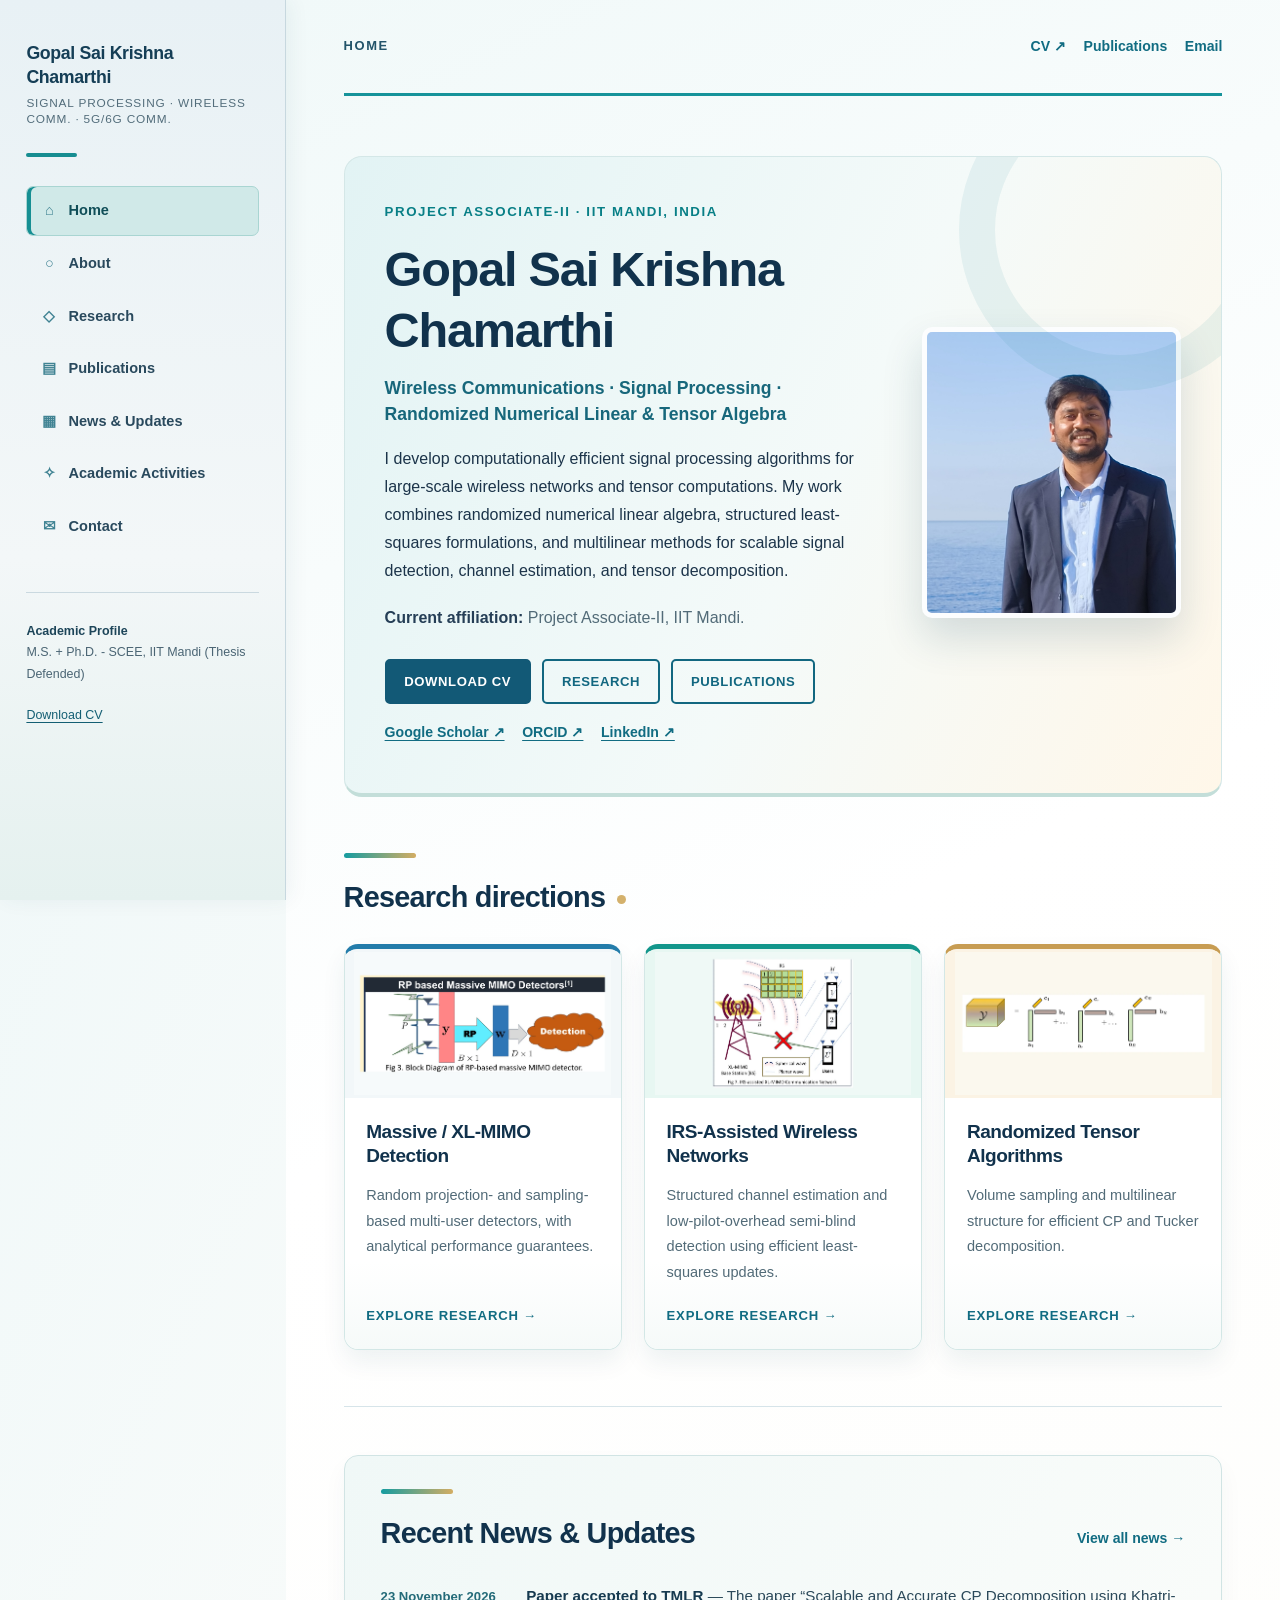
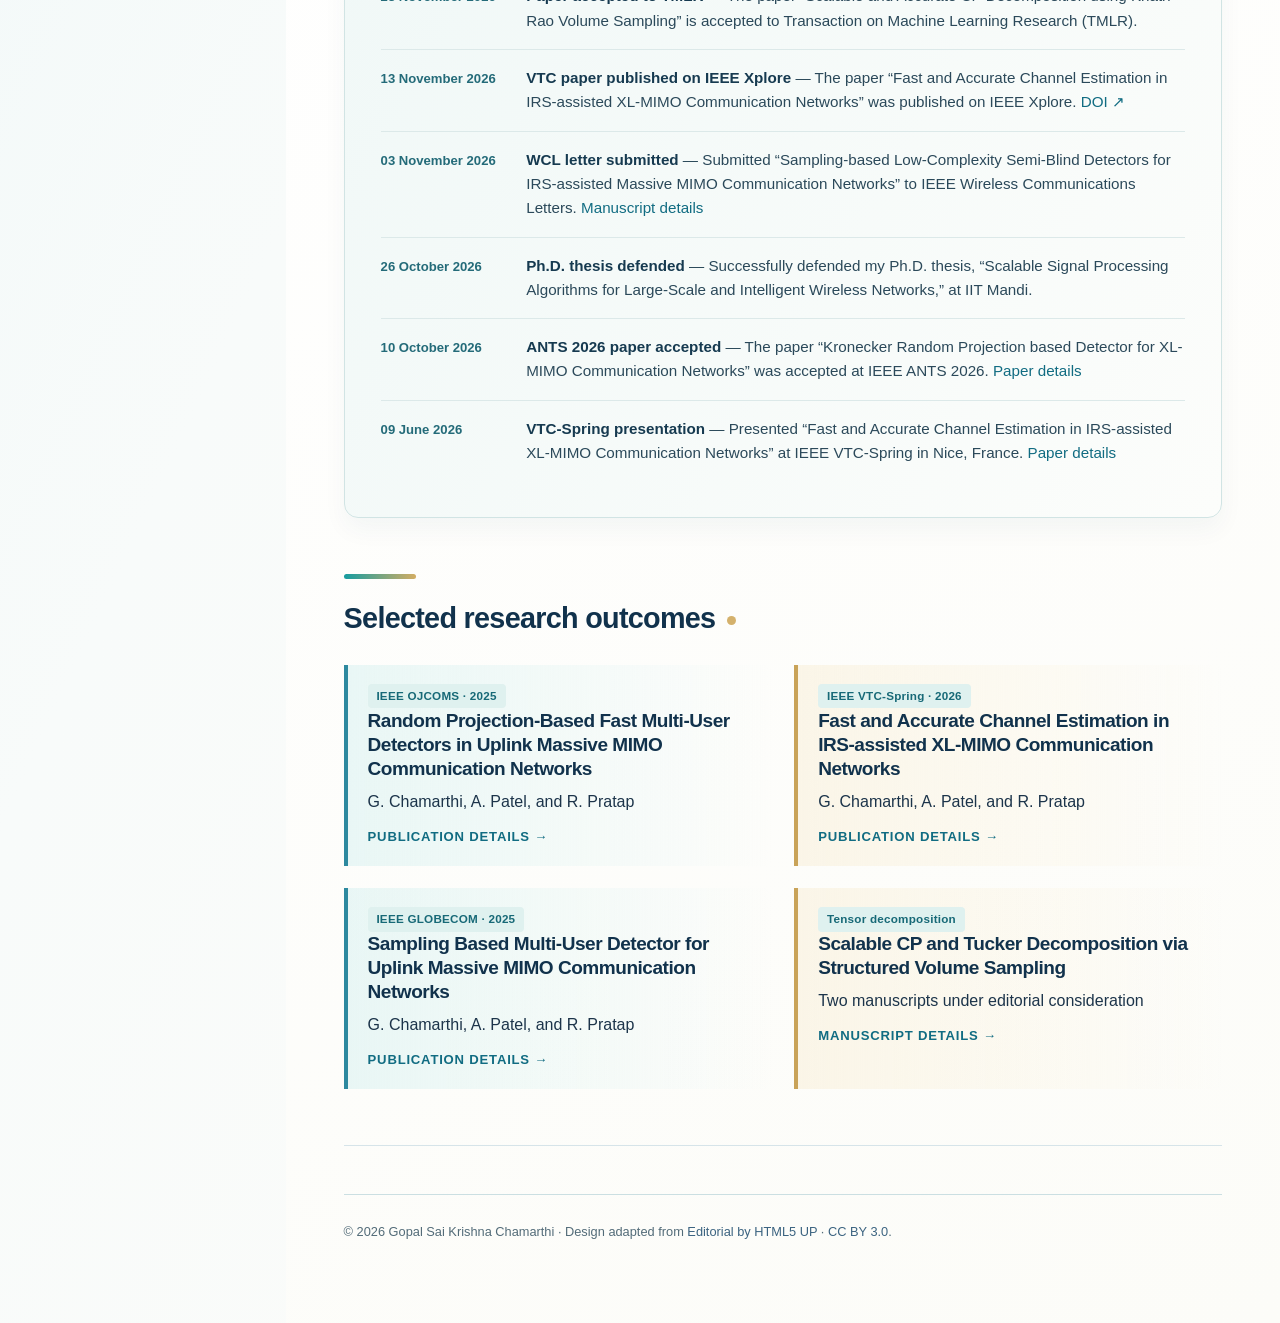
<file: index.html>
<!DOCTYPE html>
<html lang="en">
  <head>
    <meta charset="utf-8"/>
    <meta content="width=device-width,initial-scale=1" name="viewport"/>
    <meta content="Research portfolio of Gopal Sai Krishna Chamarthi: wireless communications, scalable signal processing, randomized linear and tensor algebra." name="description"/>
    <meta content="#164f78" name="theme-color"/>
    <title>Home | Gopal Sai Krishna Chamarthi</title>
    <link href="assets/images/favicon.svg" rel="icon" type="image/svg+xml"/>
    <link href="assets/css/custom.css" rel="stylesheet"/>
  </head>
  <body>
    <a class="skip" href="#main-content">Skip to content</a>
    <div class="shell">
      <aside class="sidebar" id="sidebar">
        <a class="brand" href="index.html">Gopal Sai Krishna Chamarthi<small>Signal Processing · Wireless Comm. · 5G/6G Comm.</small></a>
        <div class="side-rule"></div>
        <nav aria-label="Main navigation">
          <a aria-current="page" href="index.html"><span aria-hidden="true">⌂</span>Home</a>
          <a href="about.html"><span aria-hidden="true">○</span>About</a>
          <a href="research.html"><span aria-hidden="true">◇</span>Research</a>
          <a href="publications.html"><span aria-hidden="true">▤</span>Publications</a>
          <a href="news.html"><span aria-hidden="true">▦</span>News &amp; Updates</a>
          <a href="academic.html"><span aria-hidden="true">✧</span>Academic Activities</a>
          <a href="contact.html"><span aria-hidden="true">✉</span>Contact</a>
        </nav>
        <div class="side-bottom">
          <p><strong>Academic Profile</strong><br/>M.S. + Ph.D. - SCEE, IIT Mandi (Thesis Defended)</p>
          <p><a download="" href="assets/documents/Gopal_CV.pdf">Download CV</a></p>
        </div>
      </aside>
      <main class="main" id="main-content">
        <div class="content">
          <header class="topbar">
            <div style="display:flex;align-items:center;gap:1rem">
              <button aria-controls="sidebar" aria-expanded="false" aria-label="Toggle navigation" class="menu-btn" data-menu-toggle="" type="button">☰</button>
              <span class="eyebrow">Home</span>
            </div>
            <div class="top-links">
              <a href="assets/documents/Gopal_CV.pdf" rel="noopener" target="_blank">CV ↗</a>
              <a href="publications.html">Publications</a>
              <a href="mailto:gopalsk43@gmail.com">Email</a>
            </div>
          </header>
          <!-- Homepage introduction and profile links -->
          <section class="hero">
            <div>
              <div class="kicker">Project Associate-II · IIT Mandi, India</div>
              <h1>Gopal Sai Krishna<br/>Chamarthi</h1>
              <div class="subtitle">Wireless Communications · Signal Processing · Randomized Numerical Linear &amp; Tensor Algebra</div>
              <p>I develop computationally efficient signal processing algorithms for large-scale wireless networks and tensor computations. My work combines randomized numerical linear algebra, structured least-squares formulations, and multilinear methods for scalable signal detection, channel estimation, and tensor decomposition.</p>
              <p class="muted"><strong>Current affiliation: </strong>Project Associate-II, IIT Mandi.</p>
              <div class="buttons">
                <a class="button primary" download="" href="assets/documents/Gopal_CV.pdf">Download CV</a>
                <a class="button" href="research.html">Research</a>
                <a class="button" href="publications.html">Publications</a>
              </div>
              <div class="profile-shortcuts">
                <a href="https://scholar.google.com/citations?user=K4ahhtEAAAAJ&amp;hl=en&amp;oi=ao" rel="noopener noreferrer" target="_blank">Google Scholar ↗</a>
                <a href="https://orcid.org/0009-0007-7982-9100" rel="noopener noreferrer" target="_blank">ORCID ↗</a>
                <a href="https://www.linkedin.com/in/gopal-sai-krishna-6996a9124/" rel="noopener noreferrer" target="_blank">LinkedIn ↗</a>
              </div>
            </div>
            <div class="portrait"><img alt="Placeholder for academic profile photograph" src="assets/images/profile3.png"/></div>
          </section>
          <section class="section">
            <div class="section-head">
              <div class="section-rule"></div>
              <h2>Research directions</h2>
            </div>
            <div class="grid-3">
              <article class="research-card">
                <img alt="Random-projection detector diagram from a research poster" loading="lazy" src="assets/images/mimo-cover.webp"/>
                <div class="pad">
                  <h3>Massive / XL-MIMO Detection</h3>
                  <p>Random projection- and sampling-based multi-user detectors, with analytical performance guarantees.</p>
                  <a class="mini-link" href="research.html#mimo">Explore research →</a>
                </div>
              </article>
              <article class="research-card">
                <img alt="IRS-assisted XL-MIMO network schematic" loading="lazy" src="assets/images/irs-cover.webp"/>
                <div class="pad">
                  <h3>IRS-Assisted Wireless Networks</h3>
                  <p>Structured channel estimation and low-pilot-overhead semi-blind detection using efficient least-squares updates.</p>
                  <a class="mini-link" href="research.html#irs">Explore research →</a>
                </div>
              </article>
              <article class="research-card">
                <img alt="CP decomposition illustration from a research presentation" loading="lazy" src="assets/images/tensor-cover.webp"/>
                <div class="pad">
                  <h3>Randomized Tensor Algorithms</h3>
                  <p>Volume sampling and multilinear structure for efficient CP and Tucker decomposition.</p>
                  <a class="mini-link" href="research.html#tensors">Explore research →</a>
                </div>
              </article>
            </div>
          </section>
          <!-- Edit the five most recent news entries here -->
          <section aria-labelledby="news-heading" class="news-section" id="latest-news">
            <div class="section-rule"></div>
            <div class="news-header">
              <h2 id="news-heading">Recent News &amp; Updates</h2>
              <a href="news.html">View all news →</a>
            </div>
            <ol class="news-list">
              <li>
                <time class="news-date" datetime="2026-11-23">23 November 2026</time>
                <p><strong>Paper accepted to TMLR</strong> — The paper “Scalable and Accurate CP Decomposition using Khatri-Rao Volume Sampling” is accepted to Transaction on Machine Learning Research (TMLR).</p>
              </li>
              <li>
                <time class="news-date" datetime="2026-11-13">13 November 2026</time>
                <p><strong>VTC paper published on IEEE Xplore</strong> — The paper “Fast and Accurate Channel Estimation in IRS-assisted XL-MIMO Communication Networks” was published on IEEE Xplore. <a href="https://doi.org/10.1109/VTC2026-Spring68026.2026.11757229" rel="noopener noreferrer" target="_blank">DOI ↗</a></p>
              </li>
              <li>
                <time class="news-date" datetime="2026-11-03">03 November 2026</time>
                <p><strong>WCL letter submitted</strong> — Submitted “Sampling-based Low-Complexity Semi-Blind Detectors for IRS-assisted Massive MIMO Communication Networks” to IEEE Wireless Communications Letters. <a href="publications.html#m3">Manuscript details</a></p>
              </li>
              <li>
                <time class="news-date" datetime="2026-10-26">26 October 2026</time>
                <p><strong>Ph.D. thesis defended</strong> — Successfully defended my Ph.D. thesis, “Scalable Signal Processing Algorithms for Large-Scale and Intelligent Wireless Networks,” at IIT Mandi.</p>
              </li>
              <li>
                <time class="news-date" datetime="2026-10-10">10 October 2026</time>
                <p><strong>ANTS 2026 paper accepted</strong> — The paper “Kronecker Random Projection based Detector for XL-MIMO Communication Networks” was accepted at IEEE ANTS 2026. <a href="publications.html#c1">Paper details</a></p>
              </li>
              <li>
                <time class="news-date" datetime="2026-06-09">09 June 2026</time>
                <p><strong>VTC-Spring presentation</strong> — Presented “Fast and Accurate Channel Estimation in IRS-assisted XL-MIMO Communication Networks” at IEEE VTC-Spring in Nice, France. <a href="publications.html#c2">Paper details</a></p>
              </li>
            </ol>
          </section>
          <section class="section">
            <div class="section-head">
              <div class="section-rule"></div>
              <h2>Selected research outcomes</h2>
            </div>
            <div class="grid-2">
              <div class="entry">
                <span class="topic-tag">IEEE OJCOMS · 2025</span>
                <h3>Random Projection-Based Fast Multi-User Detectors in Uplink Massive MIMO Communication Networks</h3>
                <p>G. Chamarthi, A. Patel, and R. Pratap</p>
                <a class="mini-link" href="publications.html#j1">Publication details →</a>
              </div>
              <div class="entry">
                <span class="topic-tag">IEEE VTC-Spring · 2026</span>
                <h3>Fast and Accurate Channel Estimation in IRS-assisted XL-MIMO Communication Networks</h3>
                <p>G. Chamarthi, A. Patel, and R. Pratap</p>
                <a class="mini-link" href="publications.html#c2">Publication details →</a>
              </div>
              <div class="entry">
                <span class="topic-tag">IEEE GLOBECOM · 2025</span>
                <h3>Sampling Based Multi-User Detector for Uplink Massive MIMO Communication Networks</h3>
                <p>G. Chamarthi, A. Patel, and R. Pratap</p>
                <a class="mini-link" href="publications.html#c3">Publication details →</a>
              </div>
              <div class="entry">
                <span class="topic-tag">Tensor decomposition</span>
                <h3>Scalable CP and Tucker Decomposition via Structured Volume Sampling</h3>
                <p>Two manuscripts under editorial consideration</p>
                <a class="mini-link" href="publications.html#manuscripts">Manuscript details →</a>
              </div>
            </div>
          </section>
          <footer class="footer">© <span id="year">2026</span> Gopal Sai Krishna Chamarthi · Design adapted from <a href="https://html5up.net/editorial">Editorial by HTML5 UP</a> · <a href="https://creativecommons.org/licenses/by/3.0/">CC BY 3.0</a>.</footer>
        </div>
      </main>
    </div>
    <script defer="" src="assets/js/site.js"></script>
  </body>
</html>
</file>
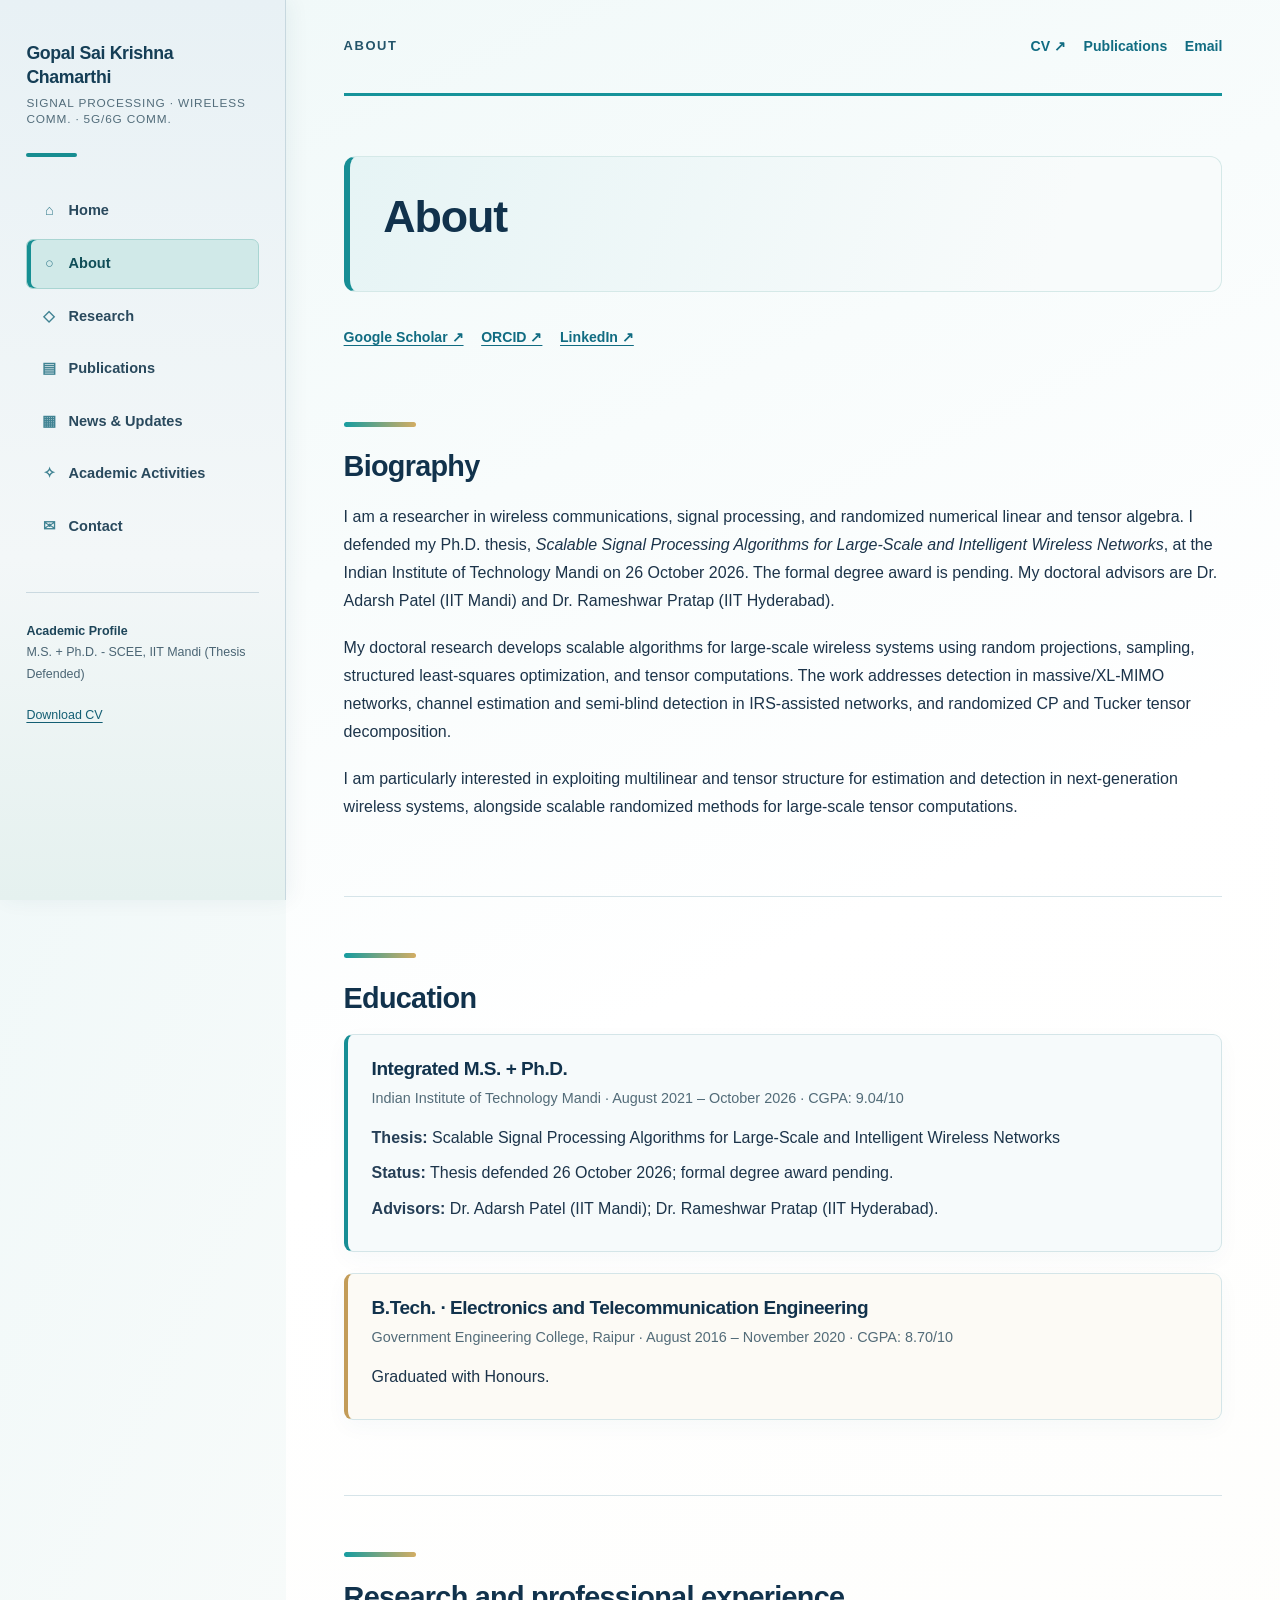
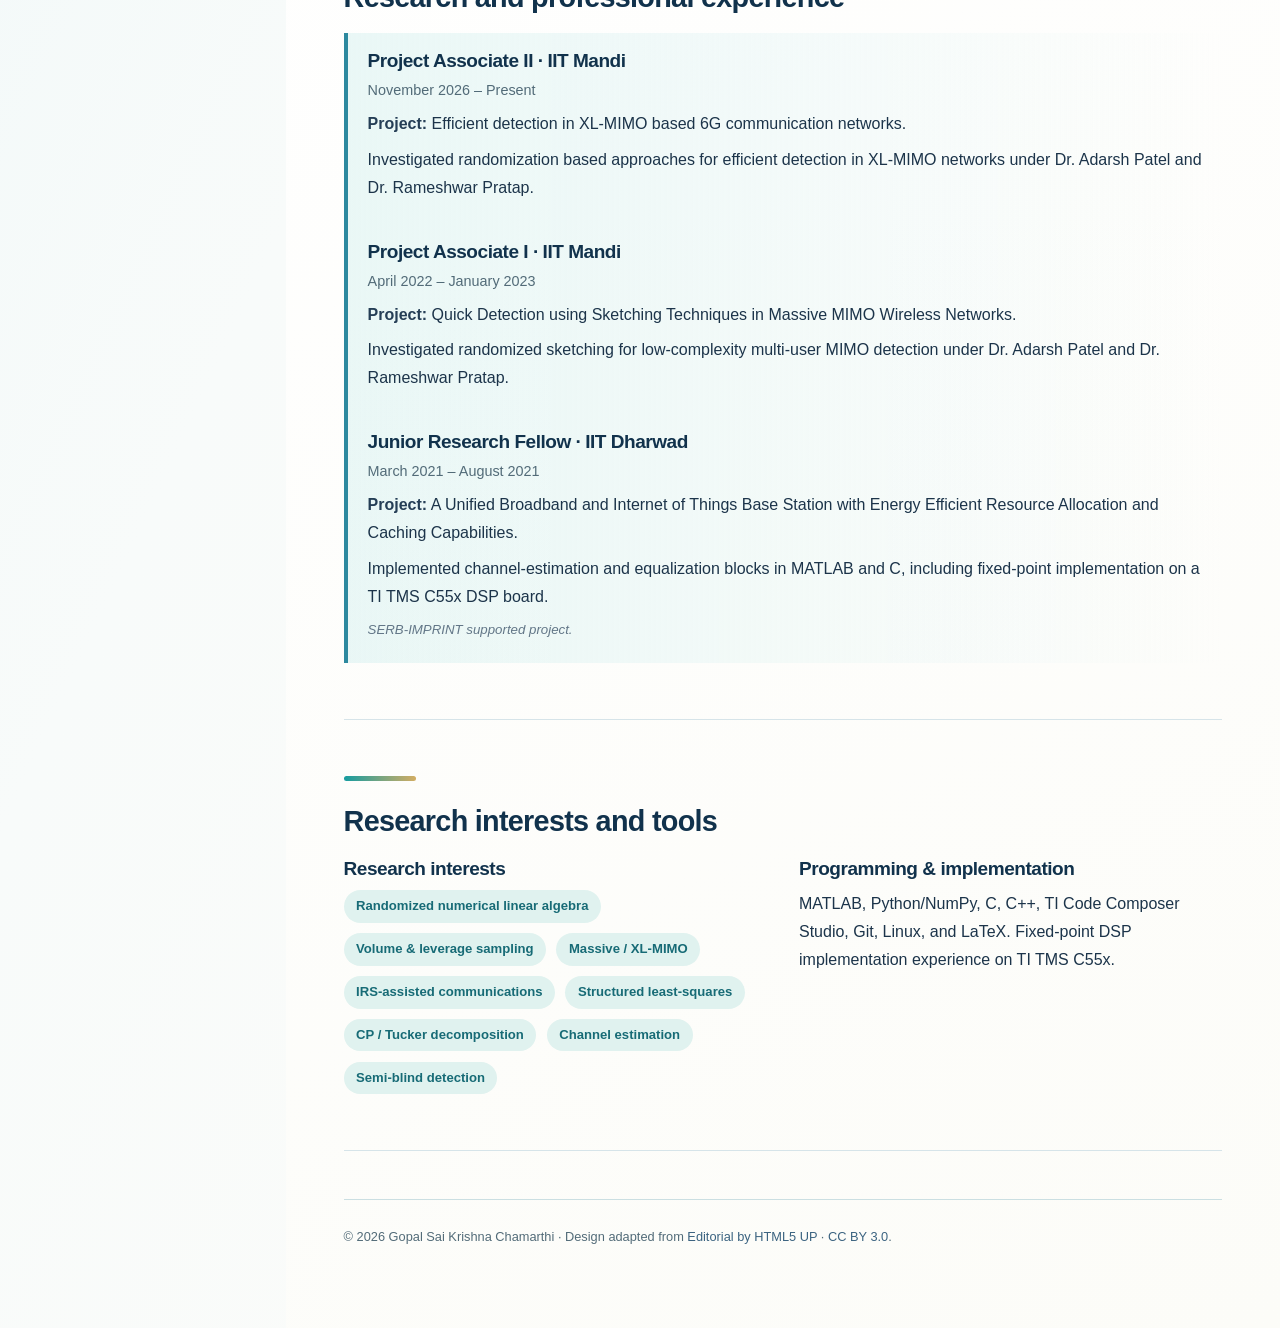
<file: about.html>
<!DOCTYPE html>
<!DOCTYPE html>
<html lang="en">
  <head>
    <meta charset="utf-8"/>
    <meta content="width=device-width,initial-scale=1" name="viewport"/>
    <meta content="Academic background and research experience of Gopal Sai Krishna Chamarthi." name="description"/>
    <meta content="#164f78" name="theme-color"/>
    <title>About | Gopal Sai Krishna Chamarthi</title>
    <link href="assets/images/favicon.svg" rel="icon" type="image/svg+xml"/>
    <link href="assets/css/custom.css" rel="stylesheet"/>
  </head>
  <body>
    <a class="skip" href="#main-content">Skip to content</a>
    <div class="shell">
      <aside class="sidebar" id="sidebar">
        <a class="brand" href="index.html">Gopal Sai Krishna Chamarthi<small>Signal Processing · Wireless Comm. · 5G/6G Comm.</small></a>
        <div class="side-rule"></div>
        <nav aria-label="Main navigation">
          <a href="index.html"><span aria-hidden="true">⌂</span>Home</a>
          <a aria-current="page" href="about.html"><span aria-hidden="true">○</span>About</a>
          <a href="research.html"><span aria-hidden="true">◇</span>Research</a>
          <a href="publications.html"><span aria-hidden="true">▤</span>Publications</a>
          <a href="news.html"><span aria-hidden="true">▦</span>News &amp; Updates</a>
          <a href="academic.html"><span aria-hidden="true">✧</span>Academic Activities</a>
          <a href="contact.html"><span aria-hidden="true">✉</span>Contact</a>
        </nav>
        <div class="side-bottom">
          <p><strong>Academic Profile</strong><br/>M.S. + Ph.D. - SCEE, IIT Mandi (Thesis Defended)</p>
          <p><a download="" href="assets/documents/Gopal_CV.pdf">Download CV</a></p>
        </div>
      </aside>
      <main class="main" id="main-content">
        <div class="content">
          <header class="topbar">
            <div style="display:flex;align-items:center;gap:1rem">
              <button aria-controls="sidebar" aria-expanded="false" aria-label="Toggle navigation" class="menu-btn" data-menu-toggle="" type="button">☰</button>
              <span class="eyebrow">About</span>
            </div>
            <div class="top-links">
              <a href="assets/documents/Gopal_CV.pdf" rel="noopener" target="_blank">CV ↗</a>
              <a href="publications.html">Publications</a>
              <a href="mailto:gopalsk43@gmail.com">Email</a>
            </div>
          </header>
          <header class="page-intro">
            <h1>About</h1>
          </header>
          <div class="profile-shortcuts about-shortcuts">
            <a href="https://scholar.google.com/citations?user=K4ahhtEAAAAJ&amp;hl=en&amp;oi=ao" rel="noopener noreferrer" target="_blank">Google Scholar ↗</a>
            <a href="https://orcid.org/0009-0007-7982-9100" rel="noopener noreferrer" target="_blank">ORCID ↗</a>
            <a href="https://www.linkedin.com/in/gopal-sai-krishna-6996a9124/" rel="noopener noreferrer" target="_blank">LinkedIn ↗</a>
          </div>
          <section class="section narrow">
            <div class="section-rule"></div>
            <h2>Biography</h2>
            <p>I am a researcher in wireless communications, signal processing, and randomized numerical linear and tensor algebra. I defended my Ph.D. thesis, <em>Scalable Signal Processing Algorithms for Large-Scale and Intelligent Wireless Networks</em>, at the Indian Institute of Technology Mandi on 26 October 2026. The formal degree award is pending. My doctoral advisors are Dr. Adarsh Patel (IIT Mandi) and Dr. Rameshwar Pratap (IIT Hyderabad).</p>
            <p>My doctoral research develops scalable algorithms for large-scale wireless systems using random projections, sampling, structured least-squares optimization, and tensor computations. The work addresses detection in massive/XL-MIMO networks, channel estimation and semi-blind detection in IRS-assisted networks, and randomized CP and Tucker tensor decomposition.</p>
            <p>I am particularly interested in exploiting multilinear and tensor structure for estimation and detection in next-generation wireless systems, alongside scalable randomized methods for large-scale tensor computations.</p>
          </section>
          <section class="section">
            <div class="section-rule"></div>
            <h2>Education</h2>
            <div class="entry education-entry">
              <h3>Integrated M.S. + Ph.D.</h3>
              <div class="meta">Indian Institute of Technology Mandi · August 2021 – October 2026 · CGPA: 9.04/10</div>
              <p><strong>Thesis:</strong> Scalable Signal Processing Algorithms for Large-Scale and Intelligent Wireless Networks</p>
              <p><strong>Status:</strong> Thesis defended 26 October 2026; formal degree award pending.</p>
              <p><strong>Advisors:</strong> Dr. Adarsh Patel (IIT Mandi); Dr. Rameshwar Pratap (IIT Hyderabad).</p>
            </div>
            <div class="entry education-entry">
              <h3>B.Tech. · Electronics and Telecommunication Engineering</h3>
              <div class="meta">Government Engineering College, Raipur · August 2016 – November 2020 · CGPA: 8.70/10</div>
              <p>Graduated with Honours.</p>
            </div>
          </section>
          <section class="section">
            <div class="section-rule"></div>
            <h2>Research and professional experience</h2>
            <div class="entry">
              <h3>Project Associate II · IIT Mandi</h3>
              <div class="meta">November 2026 – Present</div>
              <p><strong>Project:</strong> Efficient detection in XL-MIMO based 6G communication networks.</p>
              <p>Investigated randomization based approaches for efficient detection in XL-MIMO networks under Dr. Adarsh Patel and Dr. Rameshwar Pratap.</p>
            </div>
            <div class="entry">
              <h3>Project Associate I · IIT Mandi</h3>
              <div class="meta">April 2022 – January 2023</div>
              <p><strong>Project:</strong> Quick Detection using Sketching Techniques in Massive MIMO Wireless Networks.</p>
              <p>Investigated randomized sketching for low-complexity multi-user MIMO detection under Dr. Adarsh Patel and Dr. Rameshwar Pratap.</p>
            </div>
            <div class="entry">
              <h3>Junior Research Fellow · IIT Dharwad</h3>
              <div class="meta">March 2021 – August 2021</div>
              <p><strong>Project:</strong> A Unified Broadband and Internet of Things Base Station with Energy Efficient Resource Allocation and Caching Capabilities.</p>
              <p>Implemented channel-estimation and equalization blocks in MATLAB and C, including fixed-point implementation on a TI TMS C55x DSP board.</p>
              <p class="funding-note">SERB-IMPRINT supported project.</p>
            </div>
          </section>
          <section class="section">
            <div class="section-rule"></div>
            <h2>Research interests and tools</h2>
            <div class="two-col-info">
              <div>
                <h3>Research interests</h3>
                <div class="chip-list"><span class="chip">Randomized numerical linear algebra</span><span class="chip">Volume &amp; leverage sampling</span><span class="chip">Massive / XL-MIMO</span><span class="chip">IRS-assisted communications</span><span class="chip">Structured least-squares</span><span class="chip">CP / Tucker decomposition</span><span class="chip">Channel estimation</span><span class="chip">Semi-blind detection</span></div>
              </div>
              <div>
                <h3>Programming &amp; implementation</h3>
                <p>MATLAB, Python/NumPy, C, C++, TI Code Composer Studio, Git, Linux, and LaTeX. Fixed-point DSP implementation experience on TI TMS C55x.</p>
              </div>
            </div>
          </section>
          <footer class="footer">© <span id="year">2026</span> Gopal Sai Krishna Chamarthi · Design adapted from <a href="https://html5up.net/editorial">Editorial by HTML5 UP</a> · <a href="https://creativecommons.org/licenses/by/3.0/">CC BY 3.0</a>.</footer>
        </div>
      </main>
    </div>
    <script defer="" src="assets/js/site.js"></script>
  </body>
</html>
</file>
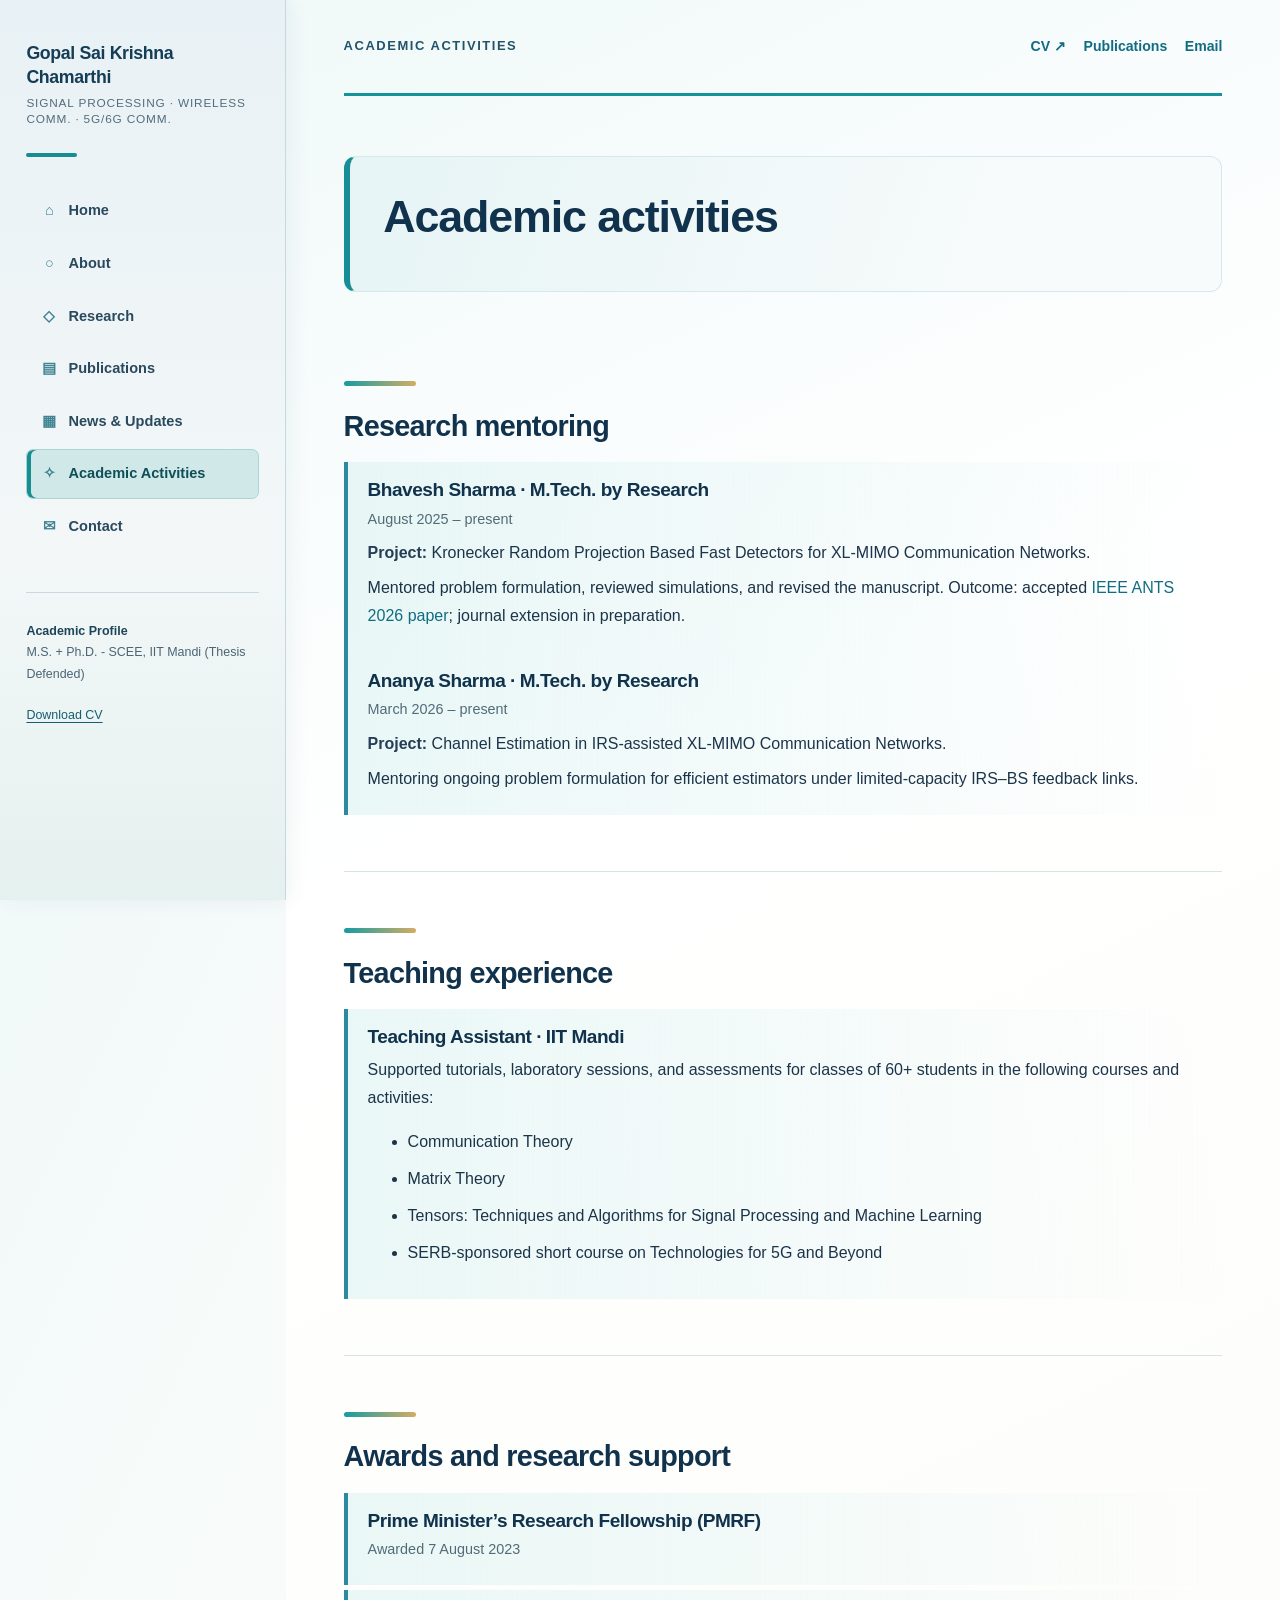
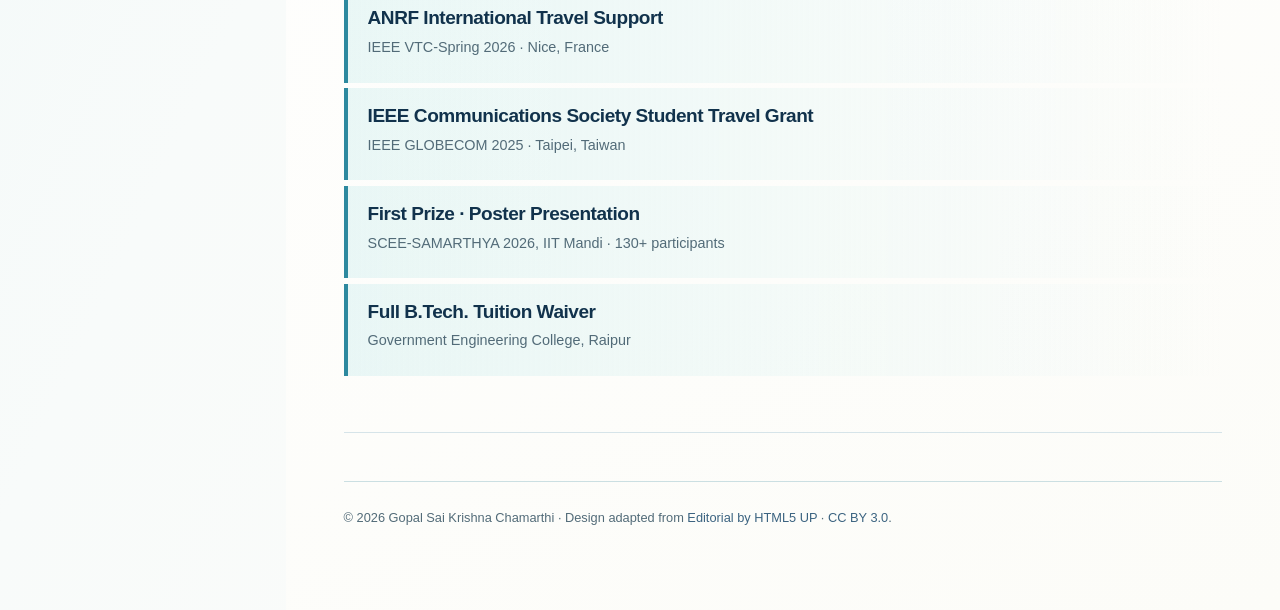
<file: academic.html>
<!DOCTYPE html>
<!DOCTYPE html>
<html lang="en">
  <head>
    <meta charset="utf-8"/>
    <meta content="width=device-width,initial-scale=1" name="viewport"/>
    <meta content="Mentoring, teaching, awards and academic activities of Gopal Sai Krishna Chamarthi." name="description"/>
    <meta content="#164f78" name="theme-color"/>
    <title>Academic Activities | Gopal Sai Krishna Chamarthi</title>
    <link href="assets/images/favicon.svg" rel="icon" type="image/svg+xml"/>
    <link href="assets/css/custom.css" rel="stylesheet"/>
  </head>
  <body>
    <a class="skip" href="#main-content">Skip to content</a>
    <div class="shell">
      <aside class="sidebar" id="sidebar">
        <a class="brand" href="index.html">Gopal Sai Krishna Chamarthi<small>Signal Processing · Wireless Comm. · 5G/6G Comm.</small></a>
        <div class="side-rule"></div>
        <nav aria-label="Main navigation">
          <a href="index.html"><span aria-hidden="true">⌂</span>Home</a>
          <a href="about.html"><span aria-hidden="true">○</span>About</a>
          <a href="research.html"><span aria-hidden="true">◇</span>Research</a>
          <a href="publications.html"><span aria-hidden="true">▤</span>Publications</a>
          <a href="news.html"><span aria-hidden="true">▦</span>News &amp; Updates</a>
          <a aria-current="page" href="academic.html"><span aria-hidden="true">✧</span>Academic Activities</a>
          <a href="contact.html"><span aria-hidden="true">✉</span>Contact</a>
        </nav>
        <div class="side-bottom">
          <p><strong>Academic Profile</strong><br/>M.S. + Ph.D. - SCEE, IIT Mandi (Thesis Defended)</p>
          <p><a download="" href="assets/documents/Gopal_CV.pdf">Download CV</a></p>
        </div>
      </aside>
      <main class="main" id="main-content">
        <div class="content">
          <header class="topbar">
            <div style="display:flex;align-items:center;gap:1rem">
              <button aria-controls="sidebar" aria-expanded="false" aria-label="Toggle navigation" class="menu-btn" data-menu-toggle="" type="button">☰</button>
              <span class="eyebrow">Academic Activities</span>
            </div>
            <div class="top-links">
              <a href="assets/documents/Gopal_CV.pdf" rel="noopener" target="_blank">CV ↗</a>
              <a href="publications.html">Publications</a>
              <a href="mailto:gopalsk43@gmail.com">Email</a>
            </div>
          </header>
          <header class="page-intro">
            <h1>Academic activities</h1>
          </header>
          <section class="section">
            <div class="section-rule"></div>
            <h2>Research mentoring</h2>
            <div class="entry">
              <h3>Bhavesh Sharma · M.Tech. by Research</h3>
              <div class="meta">August 2025 – present</div>
              <p><strong>Project:</strong> Kronecker Random Projection Based Fast Detectors for XL-MIMO Communication Networks.</p>
              <p>Mentored problem formulation, reviewed simulations, and revised the manuscript. Outcome: accepted <a href="publications.html#c1">IEEE ANTS 2026 paper</a>; journal extension in preparation.</p>
            </div>
            <div class="entry">
              <h3>Ananya Sharma · M.Tech. by Research</h3>
              <div class="meta">March 2026 – present</div>
              <p><strong>Project:</strong> Channel Estimation in IRS-assisted XL-MIMO Communication Networks.</p>
              <p>Mentoring ongoing problem formulation for efficient estimators under limited-capacity IRS–BS feedback links.</p>
            </div>
          </section>
          <section class="section">
            <div class="section-rule"></div>
            <h2>Teaching experience</h2>
            <div class="entry">
              <h3>Teaching Assistant · IIT Mandi</h3>
              <p>Supported tutorials, laboratory sessions, and assessments for classes of 60+ students in the following courses and activities:</p>
              <ul class="simple-list">
                <li>Communication Theory</li>
                <li>Matrix Theory</li>
                <li>Tensors: Techniques and Algorithms for Signal Processing and Machine Learning</li>
                <li>SERB-sponsored short course on Technologies for 5G and Beyond</li>
              </ul>
            </div>
          </section>
          <section class="section">
            <div class="section-rule"></div>
            <h2>Awards and research support</h2>
            <div class="timeline">
              <div class="entry">
                <h3>Prime Minister’s Research Fellowship (PMRF)</h3>
                <div class="meta">Awarded 7 August 2023</div>
              </div>
              <div class="entry">
                <h3>ANRF International Travel Support</h3>
                <div class="meta">IEEE VTC-Spring 2026 · Nice, France</div>
              </div>
              <div class="entry">
                <h3>IEEE Communications Society Student Travel Grant</h3>
                <div class="meta">IEEE GLOBECOM 2025 · Taipei, Taiwan</div>
              </div>
              <div class="entry">
                <h3>First Prize · Poster Presentation</h3>
                <div class="meta">SCEE-SAMARTHYA 2026, IIT Mandi · 130+ participants</div>
              </div>
              <div class="entry">
                <h3>Full B.Tech. Tuition Waiver</h3>
                <div class="meta">Government Engineering College, Raipur</div>
              </div>
            </div>
          </section>
          <footer class="footer">© <span id="year">2026</span> Gopal Sai Krishna Chamarthi · Design adapted from <a href="https://html5up.net/editorial">Editorial by HTML5 UP</a> · <a href="https://creativecommons.org/licenses/by/3.0/">CC BY 3.0</a>.</footer>
        </div>
      </main>
    </div>
    <script defer="" src="assets/js/site.js"></script>
  </body>
</html>
</file>
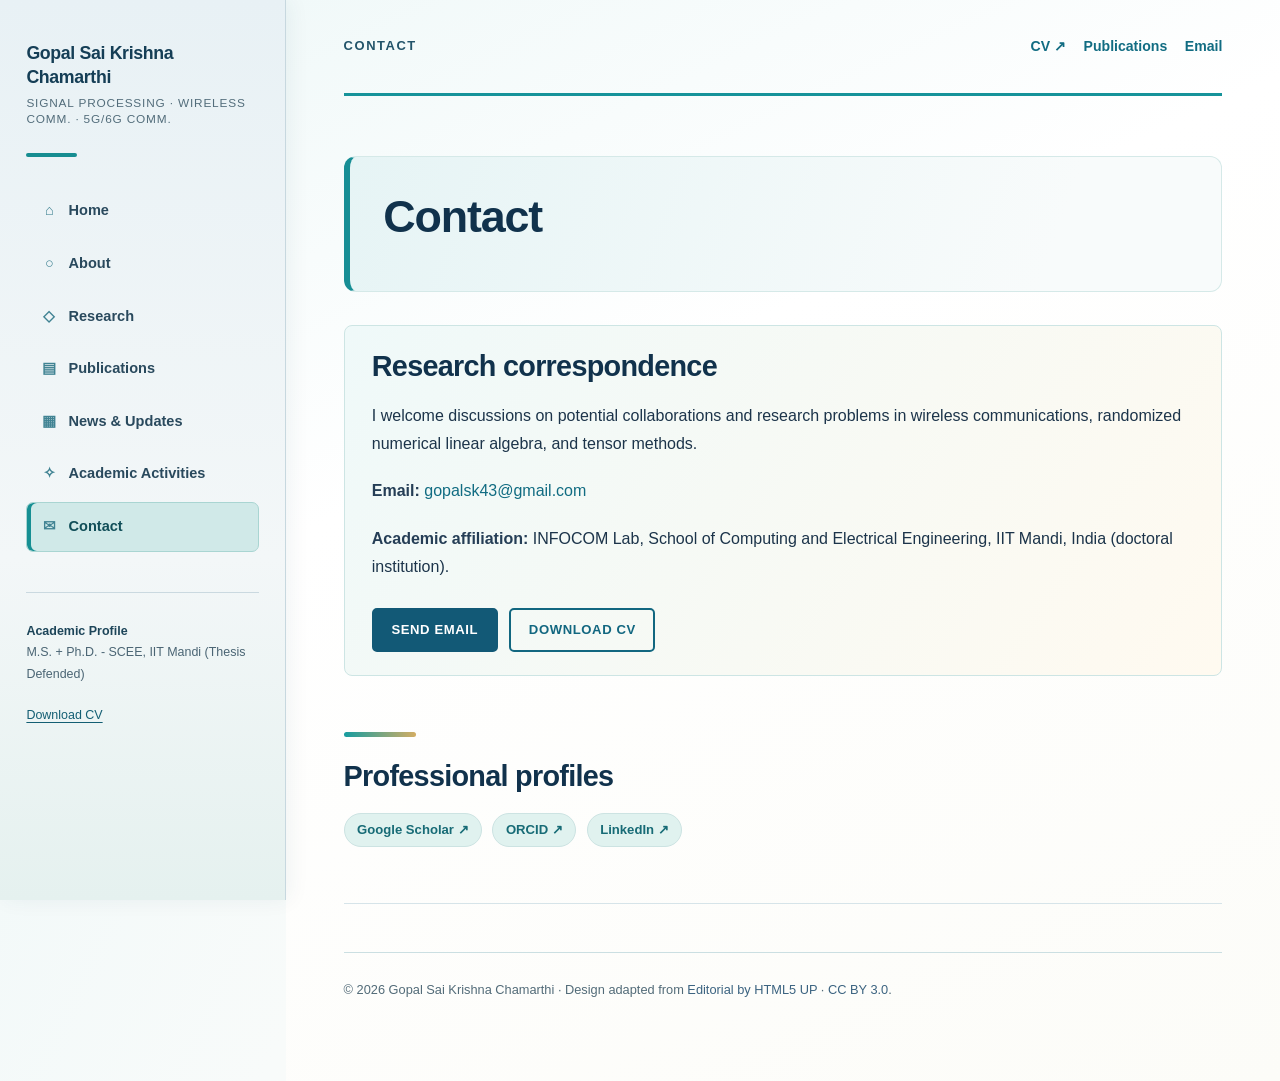
<file: contact.html>
<!DOCTYPE html>
<!DOCTYPE html>
<html lang="en">
  <head>
    <meta charset="utf-8"/>
    <meta content="width=device-width,initial-scale=1" name="viewport"/>
    <meta content="Contact details and professional profiles of Gopal Sai Krishna Chamarthi." name="description"/>
    <meta content="#164f78" name="theme-color"/>
    <title>Contact | Gopal Sai Krishna Chamarthi</title>
    <link href="assets/images/favicon.svg" rel="icon" type="image/svg+xml"/>
    <link href="assets/css/custom.css" rel="stylesheet"/>
  </head>
  <body>
    <a class="skip" href="#main-content">Skip to content</a>
    <div class="shell">
      <aside class="sidebar" id="sidebar">
        <a class="brand" href="index.html">Gopal Sai Krishna Chamarthi<small>Signal Processing · Wireless Comm. · 5G/6G Comm.</small></a>
        <div class="side-rule"></div>
        <nav aria-label="Main navigation">
          <a href="index.html"><span aria-hidden="true">⌂</span>Home</a>
          <a href="about.html"><span aria-hidden="true">○</span>About</a>
          <a href="research.html"><span aria-hidden="true">◇</span>Research</a>
          <a href="publications.html"><span aria-hidden="true">▤</span>Publications</a>
          <a href="news.html"><span aria-hidden="true">▦</span>News &amp; Updates</a>
          <a href="academic.html"><span aria-hidden="true">✧</span>Academic Activities</a>
          <a aria-current="page" href="contact.html"><span aria-hidden="true">✉</span>Contact</a>
        </nav>
        <div class="side-bottom">
          <p><strong>Academic Profile</strong><br/>M.S. + Ph.D. - SCEE, IIT Mandi (Thesis Defended)</p>
          <p><a download="" href="assets/documents/Gopal_CV.pdf">Download CV</a></p>
        </div>
      </aside>
      <main class="main" id="main-content">
        <div class="content">
          <header class="topbar">
            <div style="display:flex;align-items:center;gap:1rem">
              <button aria-controls="sidebar" aria-expanded="false" aria-label="Toggle navigation" class="menu-btn" data-menu-toggle="" type="button">☰</button>
              <span class="eyebrow">Contact</span>
            </div>
            <div class="top-links">
              <a href="assets/documents/Gopal_CV.pdf" rel="noopener" target="_blank">CV ↗</a>
              <a href="publications.html">Publications</a>
              <a href="mailto:gopalsk43@gmail.com">Email</a>
            </div>
          </header>
          <header class="page-intro">
            <h1>Contact</h1>
          </header>
          <div class="contact-box">
            <h2>Research correspondence</h2>
            <p>I welcome discussions on potential collaborations and research problems in wireless communications, randomized numerical linear algebra, and tensor methods.</p>
            <p><strong>Email:</strong> <a href="mailto:gopalsk43@gmail.com">gopalsk43@gmail.com</a></p>
            <p><strong>Academic affiliation:</strong> INFOCOM Lab, School of Computing and Electrical Engineering, IIT Mandi, India (doctoral institution).</p>
            <div class="buttons">
              <a class="button primary" href="mailto:gopalsk43@gmail.com?subject=Research%20Enquiry">Send email</a>
              <a class="button" download="" href="assets/documents/Gopal_CV.pdf">Download CV</a>
            </div>
          </div>
          <section class="section">
            <div class="section-rule"></div>
            <h2>Professional profiles</h2>
            <div class="chip-list"><a class="chip profile-link" href="https://scholar.google.com/citations?user=K4ahhtEAAAAJ&amp;hl=en&amp;oi=ao" rel="noopener noreferrer" target="_blank">Google Scholar ↗</a><a class="chip profile-link" href="https://orcid.org/0009-0007-7982-9100" rel="noopener noreferrer" target="_blank">ORCID ↗</a><a class="chip profile-link" href="https://www.linkedin.com/in/gopal-sai-krishna-6996a9124/" rel="noopener noreferrer" target="_blank">LinkedIn ↗</a></div>
          </section>
          <footer class="footer">© <span id="year">2026</span> Gopal Sai Krishna Chamarthi · Design adapted from <a href="https://html5up.net/editorial">Editorial by HTML5 UP</a> · <a href="https://creativecommons.org/licenses/by/3.0/">CC BY 3.0</a>.</footer>
        </div>
      </main>
    </div>
    <script defer="" src="assets/js/site.js"></script>
  </body>
</html>
</file>
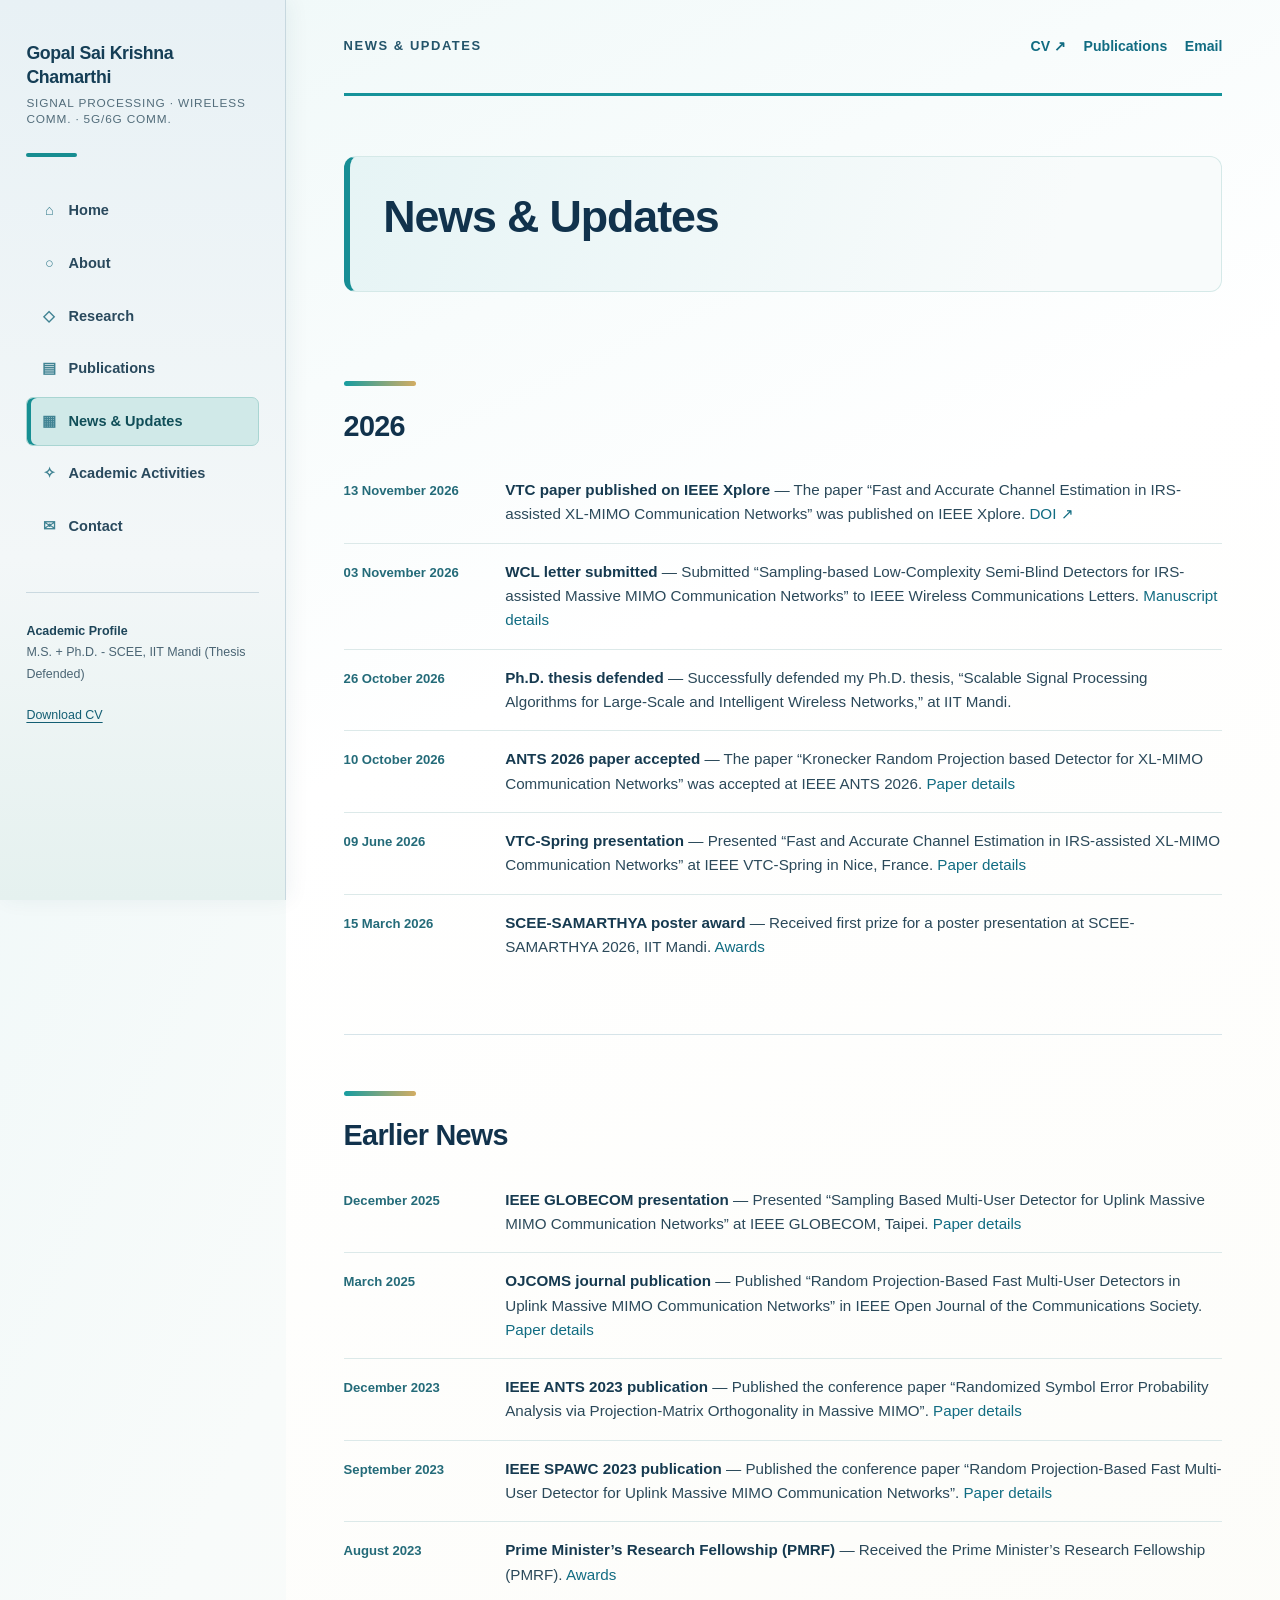
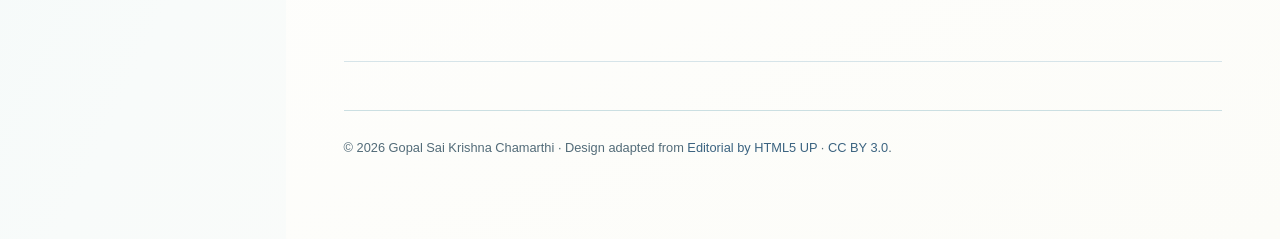
<file: news.html>
<!DOCTYPE html>
<!DOCTYPE html>
<html lang="en">
  <head>
    <meta charset="utf-8"/>
    <meta content="width=device-width,initial-scale=1" name="viewport"/>
    <meta content="Academic background and research experience of Gopal Sai Krishna Chamarthi." name="description"/>
    <meta content="#164f78" name="theme-color"/>
    <title>News &amp; Updates | Gopal Sai Krishna Chamarthi</title>
    <link href="assets/images/favicon.svg" rel="icon" type="image/svg+xml"/>
    <link href="assets/css/custom.css" rel="stylesheet"/>
  </head>
  <body>
    <a class="skip" href="#main-content">Skip to content</a>
    <div class="shell">
      <aside class="sidebar" id="sidebar">
        <a class="brand" href="index.html">Gopal Sai Krishna Chamarthi<small>Signal Processing · Wireless Comm. · 5G/6G Comm.</small></a>
        <div class="side-rule"></div>
        <nav aria-label="Main navigation">
          <a href="index.html"><span aria-hidden="true">⌂</span>Home</a>
          <a href="about.html"><span aria-hidden="true">○</span>About</a>
          <a href="research.html"><span aria-hidden="true">◇</span>Research</a>
          <a href="publications.html"><span aria-hidden="true">▤</span>Publications</a>
          <a aria-current="page" href="news.html"><span aria-hidden="true">▦</span>News &amp; Updates</a>
          <a href="academic.html"><span aria-hidden="true">✧</span>Academic Activities</a>
          <a href="contact.html"><span aria-hidden="true">✉</span>Contact</a>
        </nav>
        <div class="side-bottom">
          <p><strong>Academic Profile</strong><br/>M.S. + Ph.D. - SCEE, IIT Mandi (Thesis Defended)</p>
          <p><a download="" href="assets/documents/Gopal_CV.pdf">Download CV</a></p>
        </div>
      </aside>
      <main class="main" id="main-content">
        <div class="content">
          <header class="topbar">
            <div style="display:flex;align-items:center;gap:1rem">
              <button aria-controls="sidebar" aria-expanded="false" aria-label="Toggle navigation" class="menu-btn" data-menu-toggle="" type="button">☰</button>
              <span class="eyebrow">News &amp; Updates</span>
            </div>
            <div class="top-links">
              <a href="assets/documents/Gopal_CV.pdf" rel="noopener" target="_blank">CV ↗</a>
              <a href="publications.html">Publications</a>
              <a href="mailto:gopalsk43@gmail.com">Email</a>
            </div>
          </header>
          <section class="page-intro">
            <h1>News &amp; Updates</h1>
          </section>
          <section aria-labelledby="all-news" class="section news-archive">
            <div class="section-rule"></div>
            <h2 id="all-news">2026</h2>
            <ol class="news-list">
              <li>
                <time class="news-date" datetime="2026-11-13">13 November 2026</time>
                <p><strong>VTC paper published on IEEE Xplore</strong> — The paper “Fast and Accurate Channel Estimation in IRS-assisted XL-MIMO Communication Networks” was published on IEEE Xplore. <a href="https://doi.org/10.1109/VTC2026-Spring68026.2026.11757229" rel="noopener noreferrer" target="_blank">DOI ↗</a></p>
              </li>
              <li>
                <time class="news-date" datetime="2026-11-03">03 November 2026</time>
                <p><strong>WCL letter submitted</strong> — Submitted “Sampling-based Low-Complexity Semi-Blind Detectors for IRS-assisted Massive MIMO Communication Networks” to IEEE Wireless Communications Letters. <a href="publications.html#m3">Manuscript details</a></p>
              </li>
              <li>
                <time class="news-date" datetime="2026-10-26">26 October 2026</time>
                <p><strong>Ph.D. thesis defended</strong> — Successfully defended my Ph.D. thesis, “Scalable Signal Processing Algorithms for Large-Scale and Intelligent Wireless Networks,” at IIT Mandi.</p>
              </li>
              <li>
                <time class="news-date" datetime="2026-10-10">10 October 2026</time>
                <p><strong>ANTS 2026 paper accepted</strong> — The paper “Kronecker Random Projection based Detector for XL-MIMO Communication Networks” was accepted at IEEE ANTS 2026. <a href="publications.html#c1">Paper details</a></p>
              </li>
              <li>
                <time class="news-date" datetime="2026-06-09">09 June 2026</time>
                <p><strong>VTC-Spring presentation</strong> — Presented “Fast and Accurate Channel Estimation in IRS-assisted XL-MIMO Communication Networks” at IEEE VTC-Spring in Nice, France. <a href="publications.html#c2">Paper details</a></p>
              </li>
              <li>
                <time class="news-date" datetime="2026-03-15">15 March 2026</time>
                <p><strong>SCEE-SAMARTHYA poster award</strong> — Received first prize for a poster presentation at SCEE-SAMARTHYA 2026, IIT Mandi. <a href="academic.html">Awards</a></p>
              </li>
            </ol>
          </section>
          <section class="section news-archive">
            <div class="section-rule"></div>
            <h2>Earlier News</h2>
            <ol class="news-list">
              <li>
                <time class="news-date" datetime="2025-12">December 2025</time>
                <p><strong>IEEE GLOBECOM presentation</strong> — Presented “Sampling Based Multi-User Detector for Uplink Massive MIMO Communication Networks” at IEEE GLOBECOM, Taipei. <a href="publications.html#c3">Paper details</a></p>
              </li>
              <li>
                <time class="news-date" datetime="2025-03">March 2025</time>
                <p><strong>OJCOMS journal publication</strong> — Published “Random Projection-Based Fast Multi-User Detectors in Uplink Massive MIMO Communication Networks” in IEEE Open Journal of the Communications Society. <a href="publications.html#j1">Paper details</a></p>
              </li>
              <li>
                <time class="news-date" datetime="2023-12">December 2023</time>
                <p><strong>IEEE ANTS 2023 publication</strong> — Published the conference paper “Randomized Symbol Error Probability Analysis via Projection-Matrix Orthogonality in Massive MIMO”. <a href="publications.html#c4">Paper details</a></p>
              </li>
              <li>
                <time class="news-date" datetime="2023-09">September 2023</time>
                <p><strong>IEEE SPAWC 2023 publication</strong> — Published the conference paper “Random Projection-Based Fast Multi-User Detector for Uplink Massive MIMO Communication Networks”. <a href="publications.html#c5">Paper details</a></p>
              </li>
              <li>
                <time class="news-date" datetime="2023-08">August 2023</time>
                <p><strong>Prime Minister’s Research Fellowship (PMRF)</strong> — Received the Prime Minister’s Research Fellowship (PMRF). <a href="academic.html">Awards</a></p>
              </li>
            </ol>
          </section>
          <footer class="footer">© <span id="year">2026</span> Gopal Sai Krishna Chamarthi · Design adapted from <a href="https://html5up.net/editorial">Editorial by HTML5 UP</a> · <a href="https://creativecommons.org/licenses/by/3.0/">CC BY 3.0</a>.</footer>
        </div>
      </main>
    </div>
    <script defer="" src="assets/js/site.js"></script>
  </body>
</html>
</file>
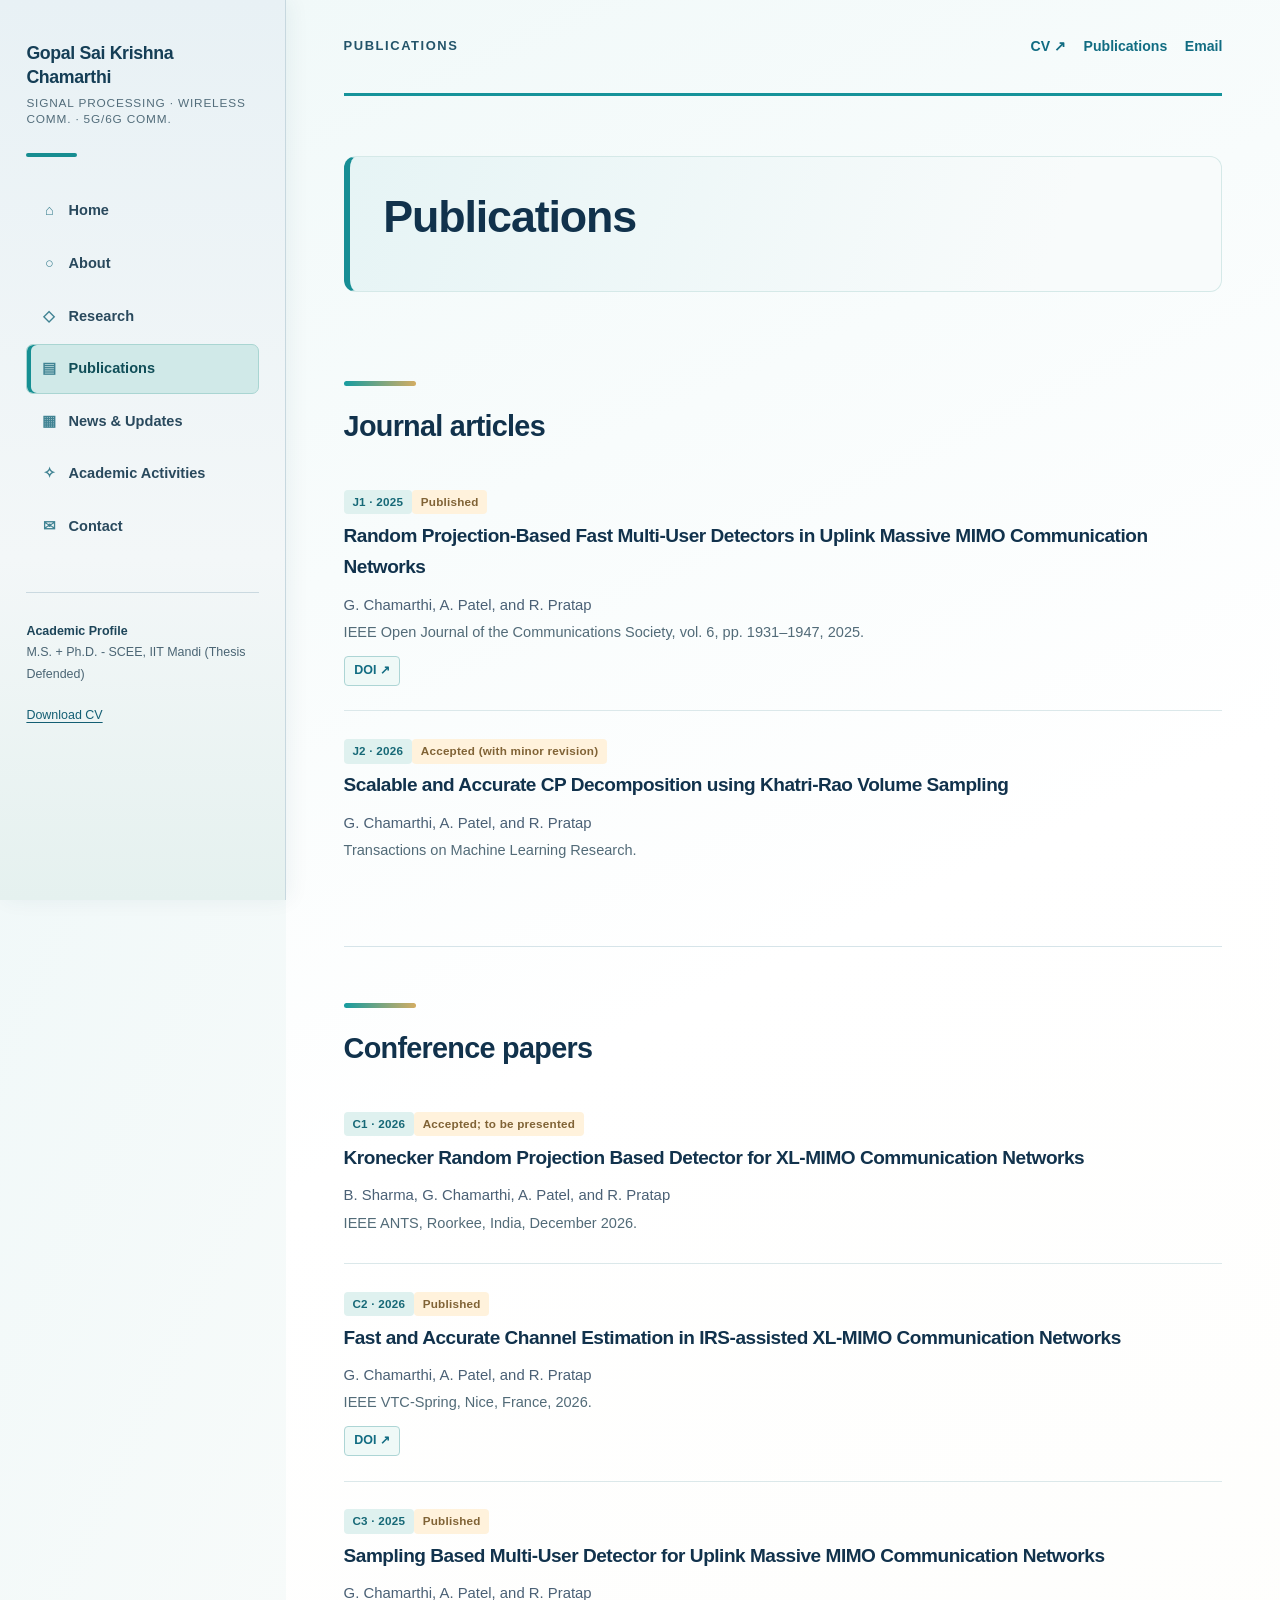
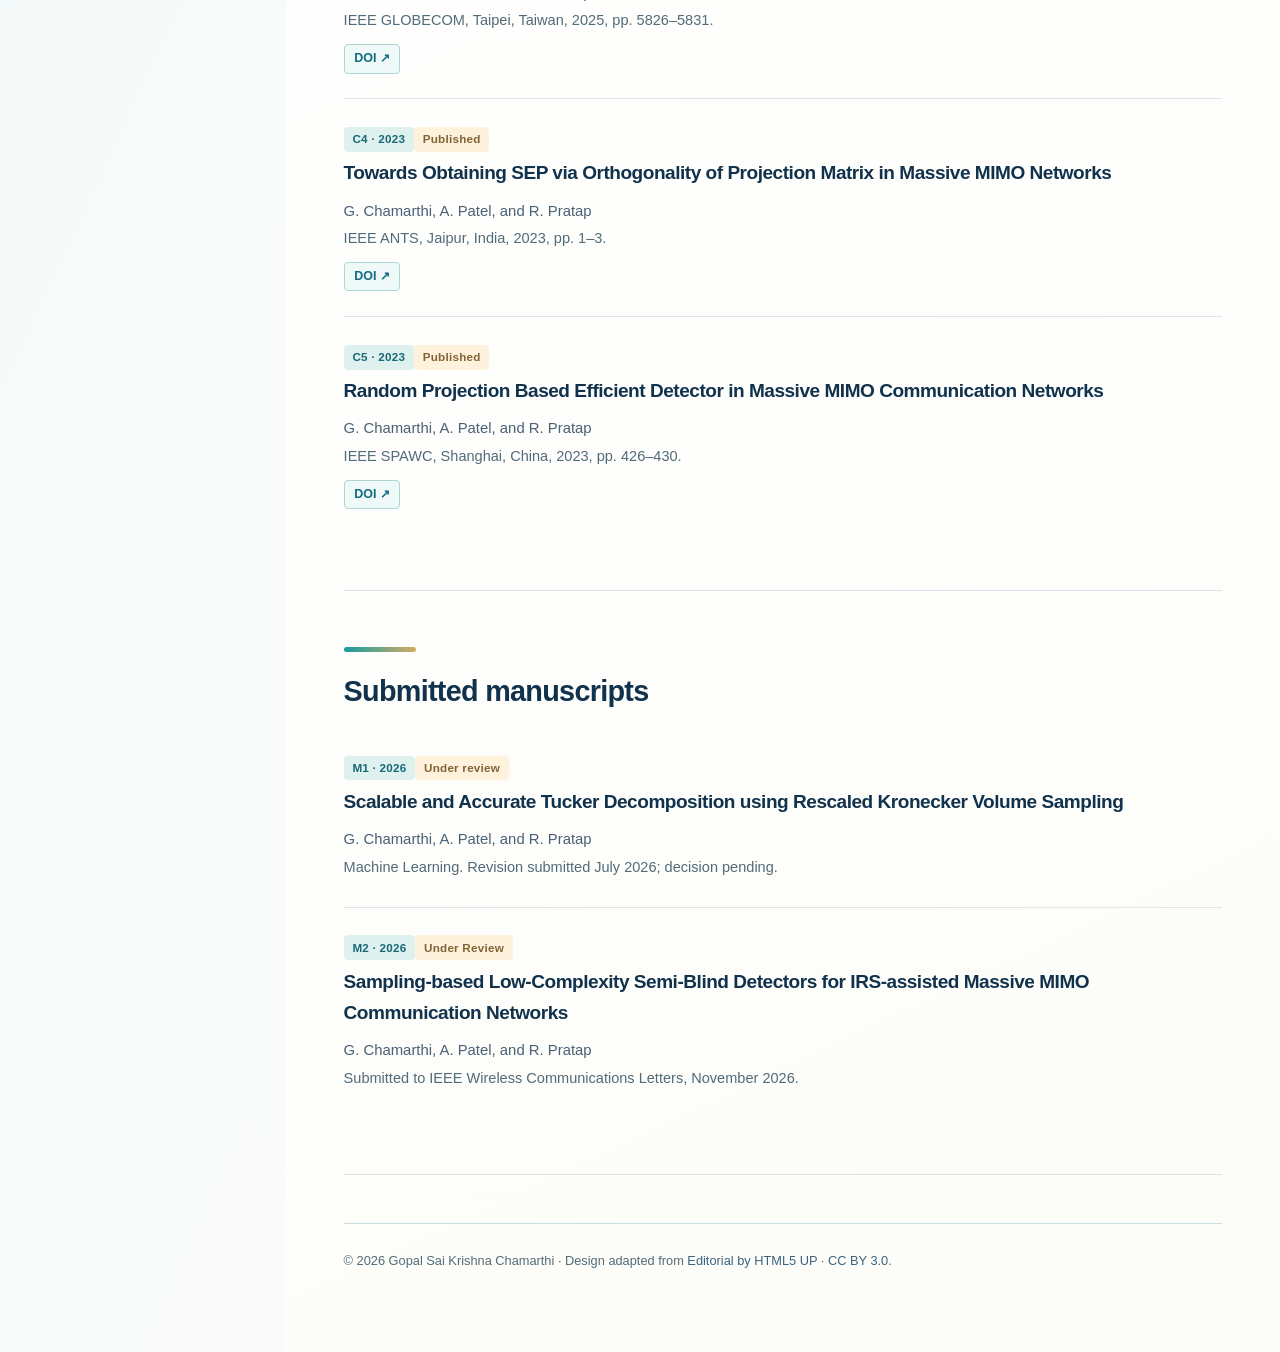
<file: publications.html>
<!DOCTYPE html>
<!DOCTYPE html>
<html lang="en">
  <head>
    <meta charset="utf-8"/>
    <meta content="width=device-width,initial-scale=1" name="viewport"/>
    <meta content="Journal papers, conference publications, and submitted manuscripts of Gopal Sai Krishna Chamarthi." name="description"/>
    <meta content="#164f78" name="theme-color"/>
    <title>Publications | Gopal Sai Krishna Chamarthi</title>
    <link href="assets/images/favicon.svg" rel="icon" type="image/svg+xml"/>
    <link href="assets/css/custom.css" rel="stylesheet"/>
  </head>
  <body>
    <a class="skip" href="#main-content">Skip to content</a>
    <div class="shell">
      <aside class="sidebar" id="sidebar">
        <a class="brand" href="index.html">Gopal Sai Krishna Chamarthi<small>Signal Processing · Wireless Comm. · 5G/6G Comm.</small></a>
        <div class="side-rule"></div>
        <nav aria-label="Main navigation">
          <a href="index.html"><span aria-hidden="true">⌂</span>Home</a>
          <a href="about.html"><span aria-hidden="true">○</span>About</a>
          <a href="research.html"><span aria-hidden="true">◇</span>Research</a>
          <a aria-current="page" href="publications.html"><span aria-hidden="true">▤</span>Publications</a>
          <a href="news.html"><span aria-hidden="true">▦</span>News &amp; Updates</a>
          <a href="academic.html"><span aria-hidden="true">✧</span>Academic Activities</a>
          <a href="contact.html"><span aria-hidden="true">✉</span>Contact</a>
        </nav>
        <div class="side-bottom">
          <p><strong>Academic Profile</strong><br/>M.S. + Ph.D. - SCEE, IIT Mandi (Thesis Defended)</p>
          <p><a download="" href="assets/documents/Gopal_CV.pdf">Download CV</a></p>
        </div>
      </aside>
      <main class="main" id="main-content">
        <div class="content">
          <header class="topbar">
            <div style="display:flex;align-items:center;gap:1rem">
              <button aria-controls="sidebar" aria-expanded="false" aria-label="Toggle navigation" class="menu-btn" data-menu-toggle="" type="button">☰</button>
              <span class="eyebrow">Publications</span>
            </div>
            <div class="top-links">
              <a href="assets/documents/Gopal_CV.pdf" rel="noopener" target="_blank">CV ↗</a>
              <a href="publications.html">Publications</a>
              <a href="mailto:gopalsk43@gmail.com">Email</a>
            </div>
          </header>
          <header class="page-intro">
            <h1>Publications</h1>
          </header>
          <section class="section" id="journals">
            <div class="section-rule"></div>
            <h2>Journal articles</h2>
            <article class="pub" id="j1">
              <span class="topic-tag">J1 · 2025</span><span class="status">Published</span>
              <h3 class="bib">Random Projection-Based Fast Multi-User Detectors in Uplink Massive MIMO Communication Networks</h3>
              <p class="authors">G. Chamarthi, A. Patel, and R. Pratap</p>
              <p class="venue">IEEE Open Journal of the Communications Society, vol. 6, pp. 1931–1947, 2025.</p>
              <div class="pub-links">
                <a aria-label="Open DOI 10.1109/OJCOMS.2025.3547846" href="https://doi.org/10.1109/OJCOMS.2025.3547846" rel="noopener noreferrer" target="_blank">DOI ↗</a>
              </div>
            </article>
            <article class="pub" id="j2">
              <span class="topic-tag">J2 · 2026</span><span class="status">Accepted (with minor revision)</span>
              <h3 class="bib">Scalable and Accurate CP Decomposition using Khatri-Rao Volume Sampling</h3>
              <p class="authors">G. Chamarthi, A. Patel, and R. Pratap</p>
              <p class="venue">Transactions on Machine Learning Research.</p>
            </article>
          </section>
          <section class="section" id="conferences">
            <div class="section-rule"></div>
            <h2>Conference papers</h2>
            <article class="pub" id="c1">
              <span class="topic-tag">C1 · 2026</span><span class="status">Accepted; to be presented</span>
              <h3 class="bib">Kronecker Random Projection Based Detector for XL-MIMO Communication Networks</h3>
              <p class="authors">B. Sharma, G. Chamarthi, A. Patel, and R. Pratap</p>
              <p class="venue">IEEE ANTS, Roorkee, India, December 2026.</p>
            </article>
            <article class="pub" id="c2">
              <span class="topic-tag">C2 · 2026</span><span class="status">Published</span>
              <h3 class="bib">Fast and Accurate Channel Estimation in IRS-assisted XL-MIMO Communication Networks</h3>
              <p class="authors">G. Chamarthi, A. Patel, and R. Pratap</p>
              <p class="venue">IEEE VTC-Spring, Nice, France, 2026.</p>
              <div class="pub-links">
                <a aria-label="Open DOI 10.1109/VTC2026-Spring68026.2026.11757229" href="https://doi.org/10.1109/VTC2026-Spring68026.2026.11757229" rel="noopener noreferrer" target="_blank">DOI ↗</a>
              </div>
            </article>
            <article class="pub" id="c3">
              <span class="topic-tag">C3 · 2025</span><span class="status">Published</span>
              <h3 class="bib">Sampling Based Multi-User Detector for Uplink Massive MIMO Communication Networks</h3>
              <p class="authors">G. Chamarthi, A. Patel, and R. Pratap</p>
              <p class="venue">IEEE GLOBECOM, Taipei, Taiwan, 2025, pp. 5826–5831.</p>
              <div class="pub-links">
                <a aria-label="Open DOI 10.1109/GLOBECOM59602.2025.11431879" href="https://doi.org/10.1109/GLOBECOM59602.2025.11431879" rel="noopener noreferrer" target="_blank">DOI ↗</a>
              </div>
            </article>
            <article class="pub" id="c4">
              <span class="topic-tag">C4 · 2023</span><span class="status">Published</span>
              <h3 class="bib">Towards Obtaining SEP via Orthogonality of Projection Matrix in Massive MIMO Networks</h3>
              <p class="authors">G. Chamarthi, A. Patel, and R. Pratap</p>
              <p class="venue">IEEE ANTS, Jaipur, India, 2023, pp. 1–3.</p>
              <div class="pub-links">
                <a aria-label="Open DOI 10.1109/ANTS59832.2023.10469655" href="https://doi.org/10.1109/ANTS59832.2023.10469655" rel="noopener noreferrer" target="_blank">DOI ↗</a>
              </div>
            </article>
            <article class="pub" id="c5">
              <span class="topic-tag">C5 · 2023</span><span class="status">Published</span>
              <h3 class="bib">Random Projection Based Efficient Detector in Massive MIMO Communication Networks</h3>
              <p class="authors">G. Chamarthi, A. Patel, and R. Pratap</p>
              <p class="venue">IEEE SPAWC, Shanghai, China, 2023, pp. 426–430.</p>
              <div class="pub-links">
                <a aria-label="Open DOI 10.1109/SPAWC53906.2023.10304438" href="https://doi.org/10.1109/SPAWC53906.2023.10304438" rel="noopener noreferrer" target="_blank">DOI ↗</a>
              </div>
            </article>
          </section>
          <section class="section" id="manuscripts">
            <div class="section-rule"></div>
            <h2>Submitted manuscripts</h2>
            <article class="pub" id="m1">
              <span class="topic-tag">M1 · 2026</span><span class="status">Under review</span>
              <h3 class="bib">Scalable and Accurate Tucker Decomposition using Rescaled Kronecker Volume Sampling</h3>
              <p class="authors">G. Chamarthi, A. Patel, and R. Pratap</p>
              <p class="venue">Machine Learning. Revision submitted July 2026; decision pending.</p>
            </article>
            <article class="pub" id="m2">
              <span class="topic-tag">M2 · 2026</span><span class="status">Under Review</span>
              <h3 class="bib">Sampling-based Low-Complexity Semi-Blind Detectors for IRS-assisted Massive MIMO Communication Networks</h3>
              <p class="authors">G. Chamarthi, A. Patel, and R. Pratap</p>
              <p class="venue">Submitted to IEEE Wireless Communications Letters, November 2026.</p>
            </article>
          </section>
          <footer class="footer">© <span id="year">2026</span> Gopal Sai Krishna Chamarthi · Design adapted from <a href="https://html5up.net/editorial">Editorial by HTML5 UP</a> · <a href="https://creativecommons.org/licenses/by/3.0/">CC BY 3.0</a>.</footer>
        </div>
      </main>
    </div>
    <script defer="" src="assets/js/site.js"></script>
  </body>
</html>
</file>
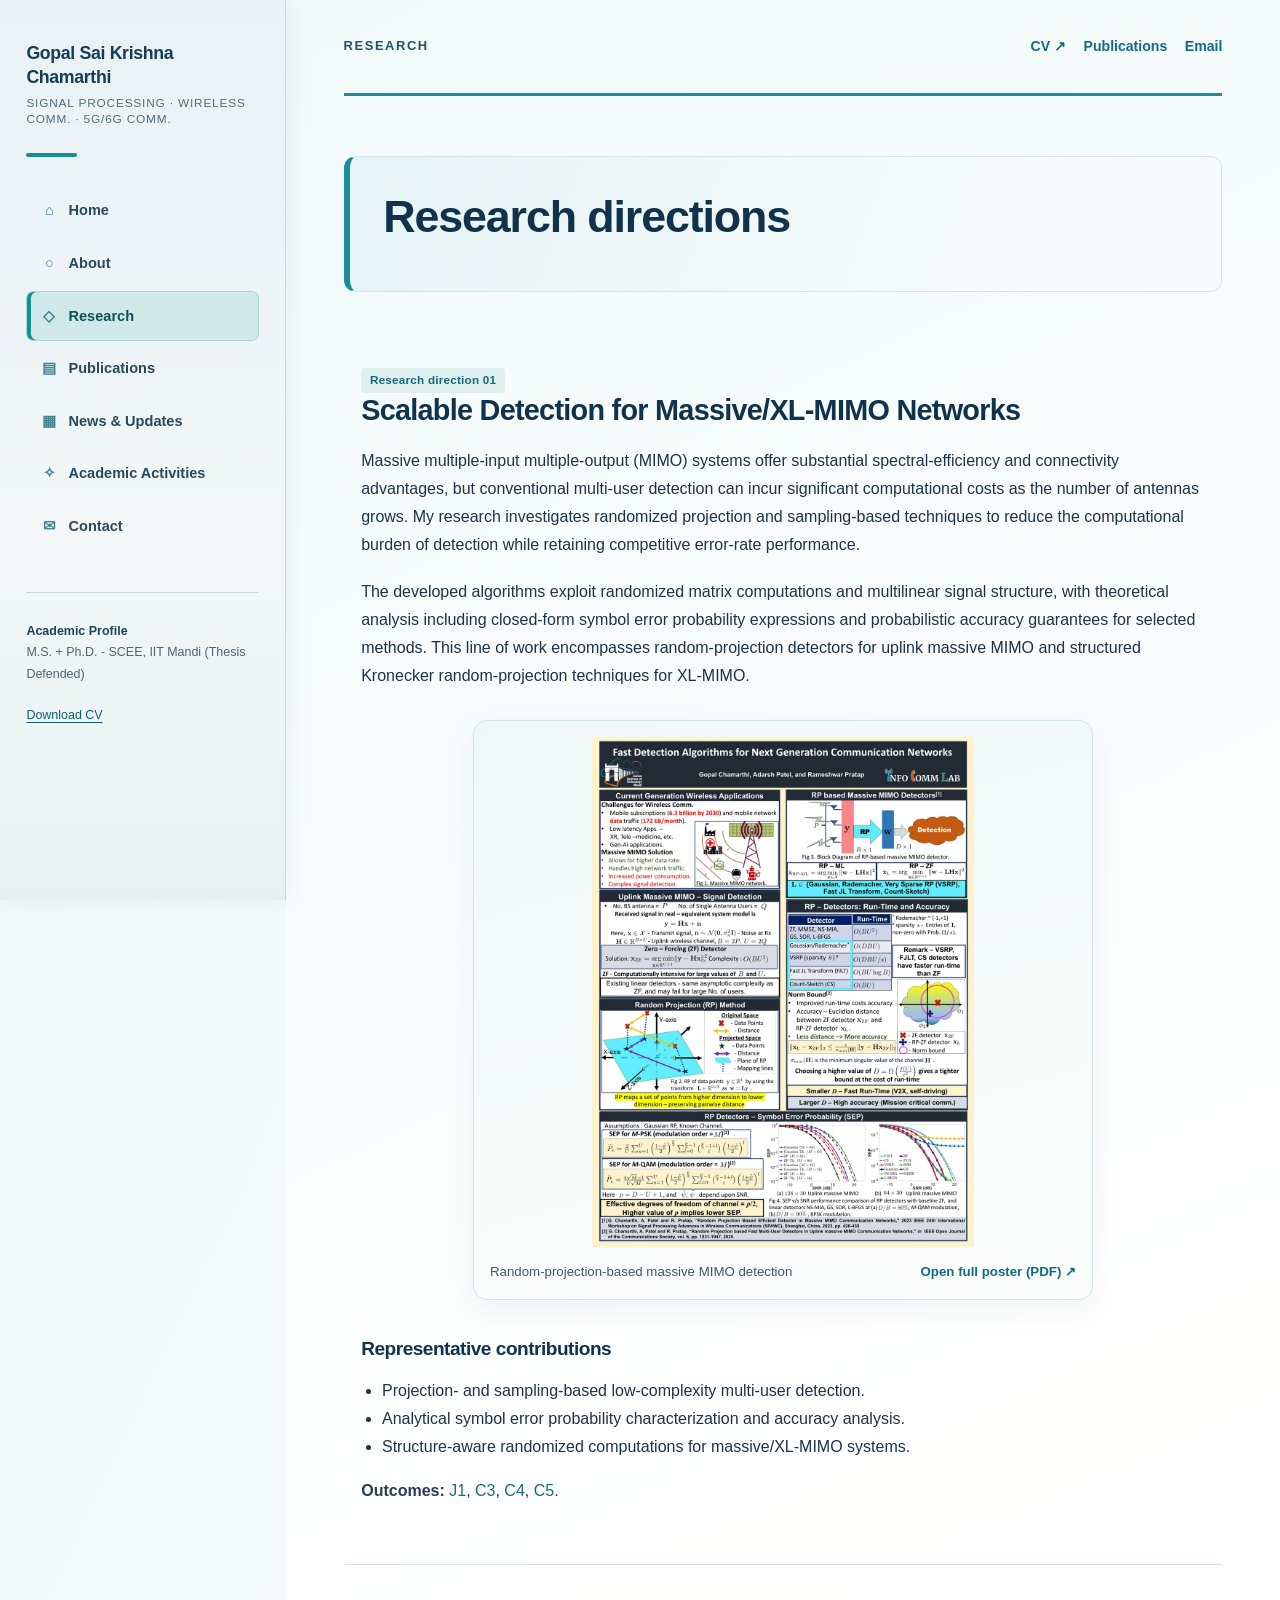
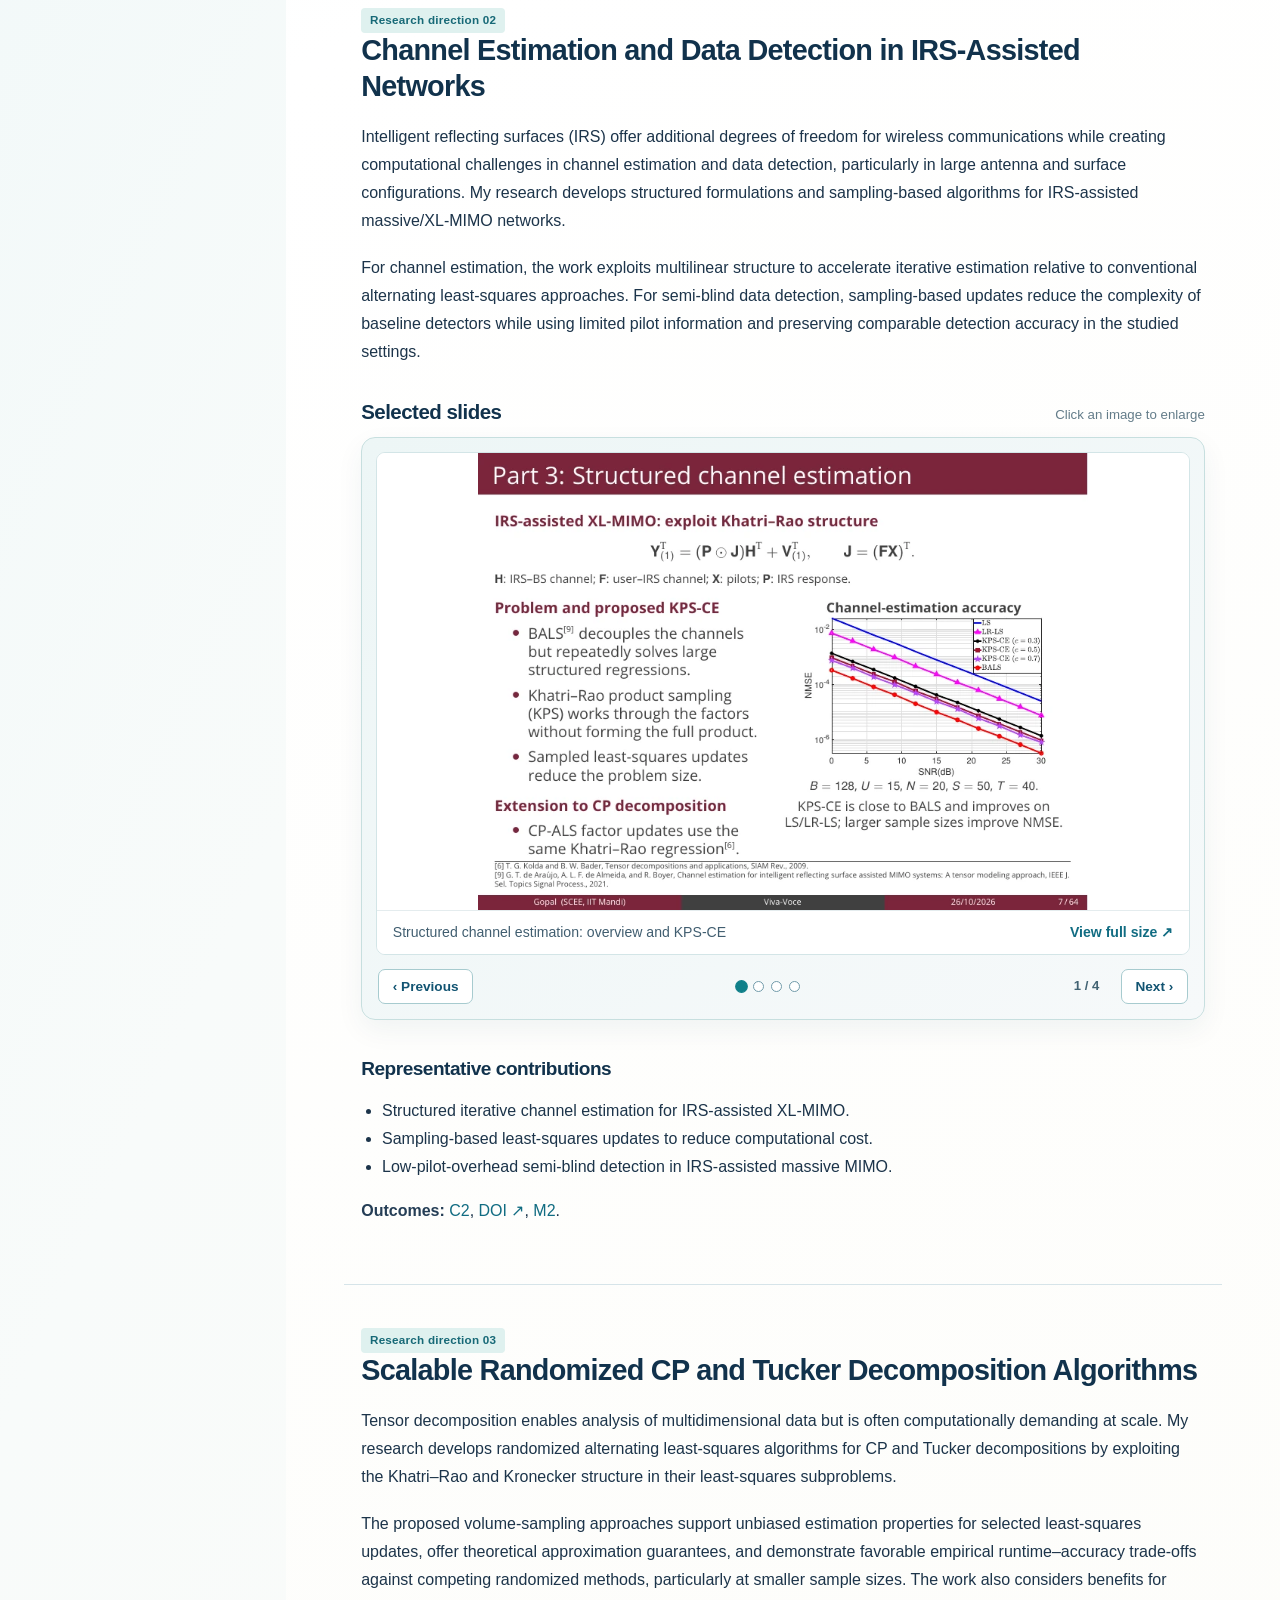
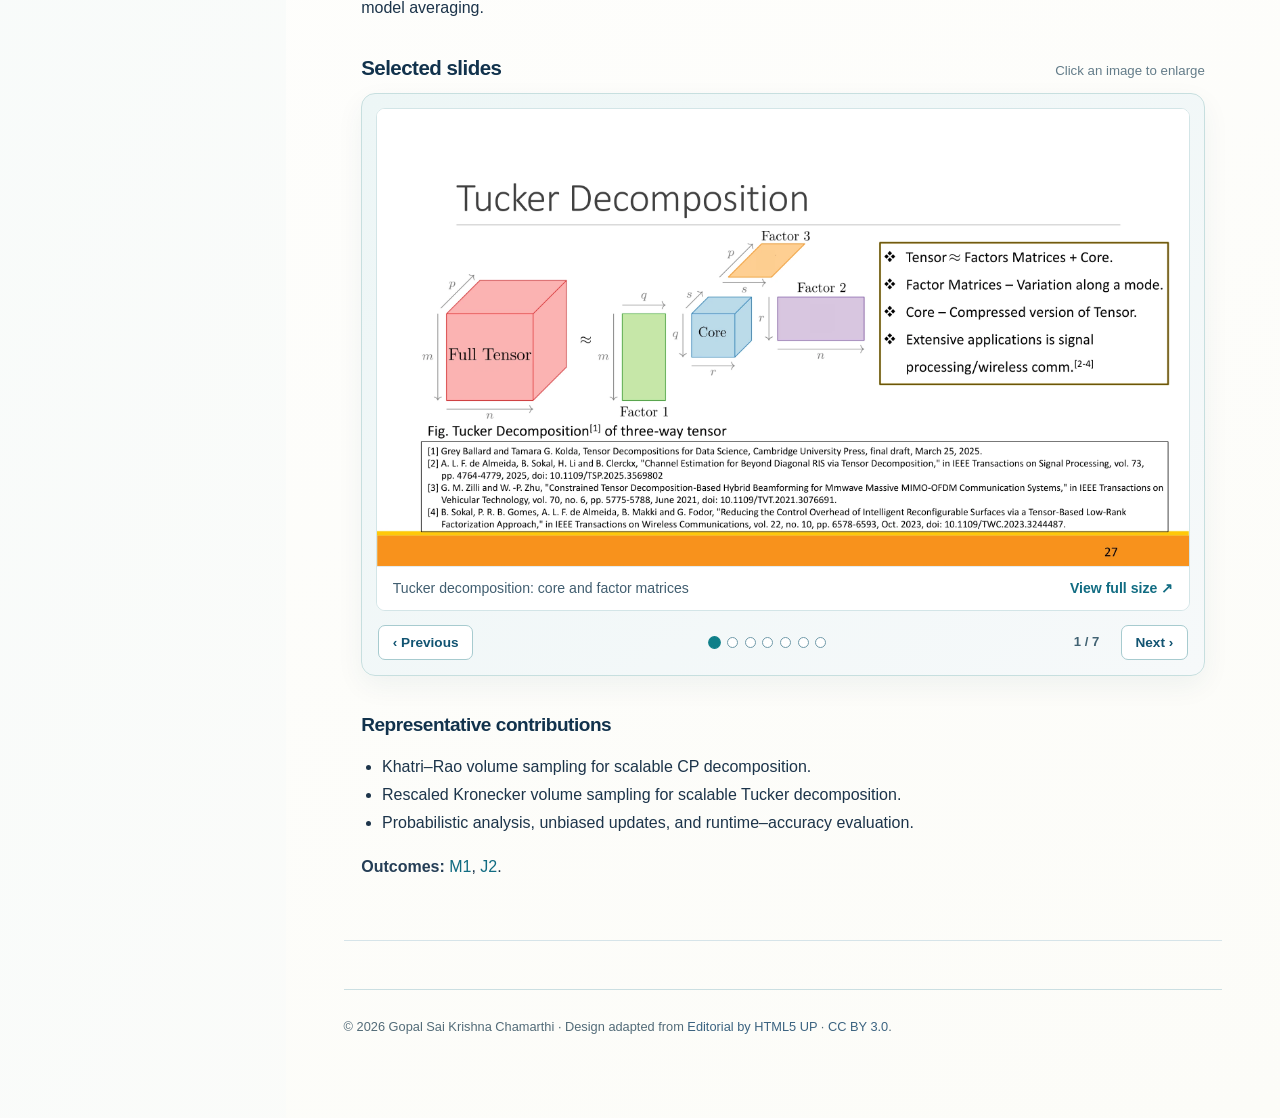
<file: research.html>
<!DOCTYPE html>
<html lang="en">
  <head>
    <meta charset="utf-8"/>
    <meta content="width=device-width,initial-scale=1" name="viewport"/>
    <meta content="Research on massive/XL-MIMO detection, IRS-assisted communications, and randomized tensor decomposition." name="description"/>
    <meta content="#164f78" name="theme-color"/>
    <title>Research | Gopal Sai Krishna Chamarthi</title>
    <link href="assets/images/favicon.svg" rel="icon" type="image/svg+xml"/>
    <link href="assets/css/custom.css" rel="stylesheet"/>
  </head>
  <body>
    <a class="skip" href="#main-content">Skip to content</a>
    <div class="shell">
      <aside class="sidebar" id="sidebar">
        <a class="brand" href="index.html">Gopal Sai Krishna Chamarthi<small>Signal Processing · Wireless Comm. · 5G/6G Comm.</small></a>
        <div class="side-rule"></div>
        <nav aria-label="Main navigation">
          <a href="index.html"><span aria-hidden="true">⌂</span>Home</a>
          <a href="about.html"><span aria-hidden="true">○</span>About</a>
          <a aria-current="page" href="research.html"><span aria-hidden="true">◇</span>Research</a>
          <a href="publications.html"><span aria-hidden="true">▤</span>Publications</a>
          <a href="news.html"><span aria-hidden="true">▦</span>News &amp; Updates</a>
          <a href="academic.html"><span aria-hidden="true">✧</span>Academic Activities</a>
          <a href="contact.html"><span aria-hidden="true">✉</span>Contact</a>
        </nav>
        <div class="side-bottom">
          <p><strong>Academic Profile</strong><br/>M.S. + Ph.D. - SCEE, IIT Mandi (Thesis Defended)</p>
          <p><a download="" href="assets/documents/Gopal_CV.pdf">Download CV</a></p>
        </div>
      </aside>
      <main class="main" id="main-content">
        <div class="content">
          <header class="topbar">
            <div style="display:flex;align-items:center;gap:1rem">
              <button aria-controls="sidebar" aria-expanded="false" aria-label="Toggle navigation" class="menu-btn" data-menu-toggle="" type="button">☰</button>
              <span class="eyebrow">Research</span>
            </div>
            <div class="top-links">
              <a href="assets/documents/Gopal_CV.pdf" rel="noopener" target="_blank">CV ↗</a>
              <a href="publications.html">Publications</a>
              <a href="mailto:gopalsk43@gmail.com">Email</a>
            </div>
          </header>
          <header class="page-intro">
            <h1>Research directions</h1>
          </header>
          <!-- Direction 1: massive MIMO poster -->
          <article class="research-block" id="mimo">
            <span class="topic-tag">Research direction 01</span>
            <h2>Scalable Detection for Massive/XL-MIMO Networks</h2>
            <p>Massive multiple-input multiple-output (MIMO) systems offer substantial spectral-efficiency and connectivity advantages, but conventional multi-user detection can incur significant computational costs as the number of antennas grows. My research investigates randomized projection and sampling-based techniques to reduce the computational burden of detection while retaining competitive error-rate performance.</p>
            <p>The developed algorithms exploit randomized matrix computations and multilinear signal structure, with theoretical analysis including closed-form symbol error probability expressions and probabilistic accuracy guarantees for selected methods. This line of work encompasses random-projection detectors for uplink massive MIMO and structured Kronecker random-projection techniques for XL-MIMO.</p>
            <figure class="poster-preview">
              <a aria-label="View the complete massive MIMO detection research poster in a new tab" href="assets/documents/Massive_MIMO_Research_Poster.pdf" rel="noopener noreferrer" target="_blank"><img alt="Original research poster on random-projection-based massive MIMO detection" loading="lazy" src="assets/images/mimo-poster-preview.webp"/></a>
              <figcaption><span>Random-projection-based massive MIMO detection</span><a href="assets/documents/Massive_MIMO_Research_Poster.pdf" rel="noopener noreferrer" target="_blank">Open full poster (PDF) ↗</a></figcaption>
            </figure>
            <h3>Representative contributions</h3>
            <ul>
              <li>Projection- and sampling-based low-complexity multi-user detection.</li>
              <li>Analytical symbol error probability characterization and accuracy analysis.</li>
              <li>Structure-aware randomized computations for massive/XL-MIMO systems.</li>
            </ul>
            <p><strong>Outcomes:</strong> <a href="publications.html#j1">J1</a>, <a href="publications.html#c3">C3</a>, <a href="publications.html#c4">C4</a>, <a href="publications.html#c5">C5</a>.</p>
          </article>
          <!-- Direction 2: four-slide IRS carousel -->
          <article class="research-block" id="irs">
            <span class="topic-tag">Research direction 02</span>
            <h2>Channel Estimation and Data Detection in IRS-Assisted Networks</h2>
            <p>Intelligent reflecting surfaces (IRS) offer additional degrees of freedom for wireless communications while creating computational challenges in channel estimation and data detection, particularly in large antenna and surface configurations. My research develops structured formulations and sampling-based algorithms for IRS-assisted massive/XL-MIMO networks.</p>
            <p>For channel estimation, the work exploits multilinear structure to accelerate iterative estimation relative to conventional alternating least-squares approaches. For semi-blind data detection, sampling-based updates reduce the complexity of baseline detectors while using limited pilot information and preserving comparable detection accuracy in the studied settings.</p>
            <section aria-label="IRS-assisted networks: selected presentation slides" class="research-slides">
              <div class="research-slides-head">
                <h3>Selected slides</h3>
                <span class="slides-hint">Click an image to enlarge</span>
              </div>
              <div class="slide-carousel" data-carousel="">
                <div class="carousel-stage">
                  <figure class="carousel-slide" data-slide-index="0">
                    <a aria-label="Open full-size slide: Structured channel estimation: overview and KPS-CE" href="assets/images/research-slides/irs-01.webp" rel="noopener noreferrer" target="_blank"><img alt="Structured channel estimation: overview and KPS-CE" loading="lazy" src="assets/images/research-slides/irs-01.webp"/></a>
                    <figcaption>Structured channel estimation: overview and KPS-CE<a href="assets/images/research-slides/irs-01.webp" rel="noopener noreferrer" target="_blank">View full size ↗</a></figcaption>
                  </figure>
                  <figure class="carousel-slide" data-slide-index="1">
                    <a aria-label="Open full-size slide: Semi-blind detection at scale" href="assets/images/research-slides/irs-02.webp" rel="noopener noreferrer" target="_blank"><img alt="Semi-blind detection at scale" loading="lazy" src="assets/images/research-slides/irs-02.webp"/></a>
                    <figcaption>Semi-blind detection at scale<a href="assets/images/research-slides/irs-02.webp" rel="noopener noreferrer" target="_blank">View full size ↗</a></figcaption>
                  </figure>
                  <figure class="carousel-slide" data-slide-index="2">
                    <a aria-label="Open full-size slide: Leverage-based sampled updates" href="assets/images/research-slides/irs-03.webp" rel="noopener noreferrer" target="_blank"><img alt="Leverage-based sampled updates" loading="lazy" src="assets/images/research-slides/irs-03.webp"/></a>
                    <figcaption>Leverage-based sampled updates<a href="assets/images/research-slides/irs-03.webp" rel="noopener noreferrer" target="_blank">View full size ↗</a></figcaption>
                  </figure>
                  <figure class="carousel-slide" data-slide-index="3">
                    <a aria-label="Open full-size slide: Detection accuracy and measured runtime" href="assets/images/research-slides/irs-04.webp" rel="noopener noreferrer" target="_blank"><img alt="Detection accuracy and measured runtime" loading="lazy" src="assets/images/research-slides/irs-04.webp"/></a>
                    <figcaption>Detection accuracy and measured runtime<a href="assets/images/research-slides/irs-04.webp" rel="noopener noreferrer" target="_blank">View full size ↗</a></figcaption>
                  </figure>
                </div>
                <div class="carousel-toolbar">
                  <button aria-label="Previous slide" class="carousel-nav" data-carousel-prev="" type="button">‹ <span>Previous</span></button>
                  <div aria-label="Select slide" class="carousel-pips" role="group">
                    <button aria-label="Show slide 1: Overview and KPS-CE" class="carousel-pip" data-slide-to="0" type="button"></button>
                    <button aria-label="Show slide 2: Semi-blind motivation" class="carousel-pip" data-slide-to="1" type="button"></button>
                    <button aria-label="Show slide 3: Leverage-based updates" class="carousel-pip" data-slide-to="2" type="button"></button>
                    <button aria-label="Show slide 4: SER and runtime" class="carousel-pip" data-slide-to="3" type="button"></button>
                  </div>
                  <span aria-live="polite" class="carousel-position" data-carousel-position="">1 / 4</span>
                  <button aria-label="Next slide" class="carousel-nav" data-carousel-next="" type="button"><span>Next</span> ›</button>
                </div>
              </div>
            </section>
            <h3>Representative contributions</h3>
            <ul>
              <li>Structured iterative channel estimation for IRS-assisted XL-MIMO.</li>
              <li>Sampling-based least-squares updates to reduce computational cost.</li>
              <li>Low-pilot-overhead semi-blind detection in IRS-assisted massive MIMO.</li>
            </ul>
            <p><strong>Outcomes:</strong> <a href="publications.html#c2">C2</a>, <a href="https://doi.org/10.1109/VTC2026-Spring68026.2026.11757229" rel="noopener noreferrer" target="_blank">DOI ↗</a>, <a href="publications.html#m2">M2</a>.</p>
          </article>
          <!-- Direction 3: tensor methods carousel -->
          <article class="research-block" id="tensors">
            <span class="topic-tag">Research direction 03</span>
            <h2>Scalable Randomized CP and Tucker Decomposition Algorithms</h2>
            <p>Tensor decomposition enables analysis of multidimensional data but is often computationally demanding at scale. My research develops randomized alternating least-squares algorithms for CP and Tucker decompositions by exploiting the Khatri–Rao and Kronecker structure in their least-squares subproblems.</p>
            <p>The proposed volume-sampling approaches support unbiased estimation properties for selected least-squares updates, offer theoretical approximation guarantees, and demonstrate favorable empirical runtime–accuracy trade-offs against competing randomized methods, particularly at smaller sample sizes. The work also considers benefits for model averaging.</p>
            <section aria-label="Randomized tensor methods: selected presentation slides" class="research-slides">
              <div class="research-slides-head">
                <h3>Selected slides</h3>
                <span class="slides-hint">Click an image to enlarge</span>
              </div>
              <div class="slide-carousel" data-carousel="">
                <div class="carousel-stage">
                  <figure class="carousel-slide" data-slide-index="0">
                    <a aria-label="Open full-size slide: Tucker decomposition: core and factor matrices" href="assets/images/research-slides/tensors-01.webp" rel="noopener noreferrer" target="_blank"><img alt="Tucker decomposition: core and factor matrices" loading="lazy" src="assets/images/research-slides/tensors-01.webp"/></a>
                    <figcaption>Tucker decomposition: core and factor matrices<a href="assets/images/research-slides/tensors-01.webp" rel="noopener noreferrer" target="_blank">View full size ↗</a></figcaption>
                  </figure>
                  <figure class="carousel-slide" data-slide-index="1">
                    <a aria-label="Open full-size slide: Fast Tucker decomposition via RKVS" href="assets/images/research-slides/tensors-02.webp" rel="noopener noreferrer" target="_blank"><img alt="Fast Tucker decomposition via RKVS" loading="lazy" src="assets/images/research-slides/tensors-02.webp"/></a>
                    <figcaption>Fast Tucker decomposition via RKVS<a href="assets/images/research-slides/tensors-02.webp" rel="noopener noreferrer" target="_blank">View full size ↗</a></figcaption>
                  </figure>
                  <figure class="carousel-slide" data-slide-index="2">
                    <a aria-label="Open full-size slide: Tucker decomposition accuracy comparison" href="assets/images/research-slides/tensors-03.webp" rel="noopener noreferrer" target="_blank"><img alt="Tucker decomposition accuracy comparison" loading="lazy" src="assets/images/research-slides/tensors-03.webp"/></a>
                    <figcaption>Tucker decomposition accuracy comparison<a href="assets/images/research-slides/tensors-03.webp" rel="noopener noreferrer" target="_blank">View full size ↗</a></figcaption>
                  </figure>
                  <figure class="carousel-slide" data-slide-index="3">
                    <a aria-label="Open full-size slide: Canonical polyadic (CP) decomposition" href="assets/images/research-slides/tensors-04.webp" rel="noopener noreferrer" target="_blank"><img alt="Canonical polyadic (CP) decomposition" loading="lazy" src="assets/images/research-slides/tensors-04.webp"/></a>
                    <figcaption>Canonical polyadic (CP) decomposition<a href="assets/images/research-slides/tensors-04.webp" rel="noopener noreferrer" target="_blank">View full size ↗</a></figcaption>
                  </figure>
                  <figure class="carousel-slide" data-slide-index="4">
                    <a aria-label="Open full-size slide: Fast CP decomposition using KRVS" href="assets/images/research-slides/tensors-05.webp" rel="noopener noreferrer" target="_blank"><img alt="Fast CP decomposition using KRVS" loading="lazy" src="assets/images/research-slides/tensors-05.webp"/></a>
                    <figcaption>Fast CP decomposition using KRVS<a href="assets/images/research-slides/tensors-05.webp" rel="noopener noreferrer" target="_blank">View full size ↗</a></figcaption>
                  </figure>
                  <figure class="carousel-slide" data-slide-index="5">
                    <a aria-label="Open full-size slide: CP decomposition on COIL-100 images" href="assets/images/research-slides/tensors-06.webp" rel="noopener noreferrer" target="_blank"><img alt="CP decomposition on COIL-100 images" loading="lazy" src="assets/images/research-slides/tensors-06.webp"/></a>
                    <figcaption>CP decomposition on COIL-100 images<a href="assets/images/research-slides/tensors-06.webp" rel="noopener noreferrer" target="_blank">View full size ↗</a></figcaption>
                  </figure>
                  <figure class="carousel-slide" data-slide-index="6">
                    <a aria-label="Open full-size slide: CP decomposition accuracy comparison" href="assets/images/research-slides/tensors-07.webp" rel="noopener noreferrer" target="_blank"><img alt="CP decomposition accuracy comparison" loading="lazy" src="assets/images/research-slides/tensors-07.webp"/></a>
                    <figcaption>CP decomposition accuracy comparison<a href="assets/images/research-slides/tensors-07.webp" rel="noopener noreferrer" target="_blank">View full size ↗</a></figcaption>
                  </figure>
                </div>
                <div class="carousel-toolbar">
                  <button aria-label="Previous slide" class="carousel-nav" data-carousel-prev="" type="button">‹ <span>Previous</span></button>
                  <div aria-label="Select slide" class="carousel-pips" role="group">
                    <button aria-label="Show slide 1: Tucker decomposition" class="carousel-pip" data-slide-to="0" type="button"></button>
                    <button aria-label="Show slide 2: RKVS-based Tucker method" class="carousel-pip" data-slide-to="1" type="button"></button>
                    <button aria-label="Show slide 3: Tucker accuracy" class="carousel-pip" data-slide-to="2" type="button"></button>
                    <button aria-label="Show slide 4: CP decomposition" class="carousel-pip" data-slide-to="3" type="button"></button>
                    <button aria-label="Show slide 5: KRVS-based CP method" class="carousel-pip" data-slide-to="4" type="button"></button>
                    <button aria-label="Show slide 6: CP reconstruction" class="carousel-pip" data-slide-to="5" type="button"></button>
                    <button aria-label="Show slide 7: CP accuracy" class="carousel-pip" data-slide-to="6" type="button"></button>
                  </div>
                  <span aria-live="polite" class="carousel-position" data-carousel-position="">1 / 7</span>
                  <button aria-label="Next slide" class="carousel-nav" data-carousel-next="" type="button"><span>Next</span> ›</button>
                </div>
              </div>
            </section>
            <h3>Representative contributions</h3>
            <ul>
              <li>Khatri–Rao volume sampling for scalable CP decomposition.</li>
              <li>Rescaled Kronecker volume sampling for scalable Tucker decomposition.</li>
              <li>Probabilistic analysis, unbiased updates, and runtime–accuracy evaluation.</li>
            </ul>
            <p><strong>Outcomes:</strong> <a href="publications.html#m1">M1</a>, <a href="publications.html#j2">J2</a>.</p>
          </article>
          <footer class="footer">© <span id="year">2026</span> Gopal Sai Krishna Chamarthi · Design adapted from <a href="https://html5up.net/editorial">Editorial by HTML5 UP</a> · <a href="https://creativecommons.org/licenses/by/3.0/">CC BY 3.0</a>.</footer>
        </div>
      </main>
    </div>
    <script defer="" src="assets/js/site.js"></script>
  </body>
</html>
</file>
<file: assets/css/custom.css>
/* Editorial-inspired academic adaptation. Original template by HTML5 UP (html5up.net), CC BY 3.0. This is independently written CSS, not the official template stylesheet. */

:root {
  --ink: #213448;
  --muted: #617187;
  --blue: #164f78;
  --blue2: #2b719c;
  --line: #dfe7ed;
  --subtle: #f1f6f9;
  --white: #fff;
  --side: #f6f9fb;
  --shadow: 0 17px 50px rgba(23,56,83,.065);
}

* {
  box-sizing: border-box;
}

html {
  scroll-behavior: smooth;
}

body {
  margin: 0;
  background: #fff;
  color: var(--ink);
  font-family: Inter,"Segoe UI",Arial,sans-serif;
  font-size: 16px;
  line-height: 1.75;
}

a {
  color: var(--blue);
  text-decoration: none;
}

a:hover {
  text-decoration: underline;
}

a:focus-visible,button:focus-visible {
  outline: 3px solid #7ab5d3;
  outline-offset: 3px;
}

img {
  max-width: 100%;
  display: block;
}

h1,h2,h3 {
  line-height: 1.25;
  letter-spacing: -.025em;
  color: #162f48;
}

h1 {
  font-size: clamp(2.2rem,3.8vw,3.5rem);
  margin: 0 0 .85rem;
}

h2 {
  font-size: 1.8rem;
  margin: 0 0 1.1rem;
}

h3 {
  font-size: 1.19rem;
  margin: 0 0 .55rem;
}

p {
  margin: .45rem 0 1.2rem;
}

strong {
  color: #253e56;
}

small,.muted {
  color: var(--muted);
}

.shell {
  display: flex;
  min-height: 100vh;
}

.sidebar {
  width: 286px;
  flex: none;
  background: var(--side);
  border-right: 1px solid var(--line);
  position: fixed;
  inset: 0 auto 0 0;
  height: 100vh;
  overflow: auto;
  z-index: 20;
  padding: 2.6rem 1.65rem 1.5rem;
}

.brand {
  display: block;
  color: #163a5a;
  font-weight: 800;
  line-height: 1.35;
  letter-spacing: -.02em;
  font-size: 1.11rem;
  margin-bottom: .75rem;
}

.brand small {
  display: block;
  font-weight: 500;
  font-size: .74rem;
  letter-spacing: .07em;
  text-transform: uppercase;
  margin-top: .4rem;
}

.side-rule,.section-rule {
  width: 51px;
  height: 4px;
  background: var(--blue2);
  border-radius: 99px;
}

.side-rule {
  margin: 1.6rem 0 1.8rem;
}

.sidebar nav {
  display: grid;
  gap: .17rem;
}

.sidebar nav a {
  padding: .7rem .83rem;
  border-radius: 7px;
  font-weight: 600;
  font-size: .91rem;
  color: #455d72;
  display: flex;
  align-items: center;
  gap: .65rem;
}

.sidebar nav a:hover,.sidebar nav a[aria-current="page"] {
  color: var(--blue);
  background: #e4eef5;
  text-decoration: none;
}

.sidebar .side-bottom {
  margin-top: 2.5rem;
  padding-top: 1.3rem;
  border-top: 1px solid var(--line);
  font-size: .78rem;
  color: var(--muted);
}

.sidebar .side-bottom a {
  color: var(--blue);
}

.main {
  margin-left: 286px;
  min-width: 0;
  width: calc(100% - 286px);
}

.content {
  max-width: 1140px;
  margin: auto;
  padding: 0 clamp(1.3rem,4.5vw,4.4rem) 5rem;
}

.topbar {
  min-height: 96px;
  display: flex;
  justify-content: space-between;
  align-items: center;
  gap: 1rem;
  border-bottom: 5px solid var(--blue);
  margin-bottom: 3.75rem;
}

.topbar .eyebrow {
  font-size: .81rem;
  letter-spacing: .12em;
  color: var(--muted);
  text-transform: uppercase;
  font-weight: 750;
}

.top-links {
  display: flex;
  gap: 1.1rem;
  font-size: .88rem;
  align-items: center;
  flex-wrap: wrap;
}

.top-links a {
  font-weight: 650;
}

.menu-btn {
  display: none;
  border: 1px solid var(--line);
  background: white;
  border-radius: 6px;
  padding: .4rem .7rem;
  font-size: 1.2rem;
  cursor: pointer;
  color: var(--blue);
}

.hero {
  display: grid;
  grid-template-columns: 1.55fr .82fr;
  align-items: center;
  gap: 3rem;
  padding: 0 0 3.7rem;
  border-bottom: 1px solid var(--line);
}

.hero .kicker,.page-intro .kicker {
  font-weight: 750;
  color: var(--blue);
  font-size: .83rem;
  letter-spacing: .12em;
  text-transform: uppercase;
  margin: 0 0 1rem;
}

.hero .subtitle {
  font-size: 1.1rem;
  color: var(--blue);
  font-weight: 650;
  line-height: 1.5;
  margin-bottom: 1.1rem;
}

.hero p {
  max-width: 670px;
}

.portrait {
  background: #eaf2f7;
  border-radius: 10px;
  overflow: hidden;
  box-shadow: var(--shadow);
}

.portrait img {
  aspect-ratio: 4/4.5;
  object-fit: cover;
  width: 100%;
}

.buttons {
  display: flex;
  gap: .72rem;
  flex-wrap: wrap;
  margin: 1.7rem 0 0;
}

.button {
  display: inline-flex;
  justify-content: center;
  align-items: center;
  padding: .72rem 1.1rem;
  border: 2px solid var(--blue);
  border-radius: 5px;
  font-size: .82rem;
  font-weight: 800;
  text-transform: uppercase;
  letter-spacing: .045em;
  line-height: 1.35;
  color: var(--blue);
  transition: .16s;
}

.button:hover {
  text-decoration: none;
  background: var(--subtle);
  transform: translateY(-1px);
}

.button.primary {
  background: var(--blue);
  color: white;
}

.button.primary:hover {
  background: #0e3957;
}

.section {
  padding: 3.5rem 0;
  border-bottom: 1px solid var(--line);
}

.section:last-child {
  border-bottom: 0;
}

.section-rule {
  margin: 0 0 1.4rem;
}

.section-head {
  max-width: 760px;
  margin-bottom: 1.75rem;
}

.section-head p {
  color: var(--muted);
}

.grid-3 {
  display: grid;
  grid-template-columns: repeat(3,minmax(0,1fr));
  gap: 1.4rem;
}

.grid-2 {
  display: grid;
  grid-template-columns: repeat(2,minmax(0,1fr));
  gap: 1.4rem;
}

.research-card {
  border: 1px solid var(--line);
  border-radius: 9px;
  overflow: hidden;
  background: var(--white);
  box-shadow: var(--shadow);
  display: flex;
  flex-direction: column;
}

.research-card img {
  aspect-ratio: 1.85;
  object-fit: cover;
}

.research-card .pad {
  padding: 1.35rem;
  display: flex;
  flex-direction: column;
  flex: 1;
}

.research-card p {
  color: var(--muted);
  font-size: .91rem;
  flex: 1;
}

.mini-link {
  font-size: .82rem;
  font-weight: 800;
  text-transform: uppercase;
  letter-spacing: .06em;
}

.page-intro {
  padding-bottom: 2rem;
  margin-bottom: 1.5rem;
  border-bottom: 1px solid var(--line);
}

.page-intro h1 {
  font-size: clamp(2.25rem,3.5vw,3.2rem);
}

.page-intro p {
  max-width: 850px;
  color: var(--muted);
  font-size: 1.07rem;
}

.narrow {
  max-width: 880px;
}

.entry {
  border-left: 3px solid #b0ccdc;
  padding: .25rem 0 .25rem 1.35rem;
  margin: 1.5rem 0;
}

.entry .meta {
  font-size: .9rem;
  color: var(--muted);
  margin-bottom: .4rem;
}

.entry p {
  margin-bottom: .4rem;
}

.entry h3 {
  margin-bottom: .3rem;
}

.research-block {
  padding: 2.6rem 0 3rem;
  border-bottom: 1px solid var(--line);
  scroll-margin-top: 25px;
}

.research-block:last-child {
  border-bottom: 0;
}

.research-block img {
  width: 100%;
  max-height: 330px;
  object-fit: cover;
  border-radius: 9px;
  margin: 1.5rem 0;
}

.research-block ul {
  padding-left: 1.3rem;
}

.topic-tag,.status {
  display: inline-block;
  padding: .13rem .55rem;
  background: #edf5f9;
  border-radius: 4px;
  color: #2a6589;
  font-size: .73rem;
  font-weight: 700;
  letter-spacing: .02em;
}

.status {
  background: #f2f4f6;
  color: #667689;
}

.pub {
  padding: 1.55rem 0;
  border-bottom: 1px solid var(--line);
}

.pub:last-child {
  border-bottom: 0;
}

.pub .bib {
  margin: .32rem 0 .55rem;
  line-height: 1.65;
}

.pub .authors {
  font-size: .93rem;
  color: #4a6075;
  margin-bottom: .15rem;
}

.pub .venue {
  font-size: .91rem;
  color: var(--muted);
  margin: .12rem 0;
}

.pub-links {
  display: flex;
  gap: .6rem;
  flex-wrap: wrap;
  margin-top: .65rem;
}

.pub-links a {
  border: 1px solid #c2d6e3;
  border-radius: 4px;
  padding: .18rem .6rem;
  font-size: .78rem;
  font-weight: 750;
}

.pub-links a:hover {
  background: var(--subtle);
  text-decoration: none;
}

.note {
  border-left: 3px solid #7ca8bf;
  background: #f4f8fb;
  padding: 1rem 1.25rem;
  font-size: .91rem;
  color: #4c6072;
  border-radius: 0 5px 5px 0;
}

.timeline {
  display: grid;
  gap: .35rem;
}

.two-col-info {
  display: grid;
  grid-template-columns: 1fr 1fr;
  gap: 2rem;
}

.chip-list {
  display: flex;
  gap: .65rem;
  flex-wrap: wrap;
}

.chip {
  background: #ecf3f7;
  border-radius: 99px;
  font-size: .82rem;
  padding: .3rem .78rem;
  color: #255577;
  font-weight: 600;
}

.footer {
  margin-top: 3rem;
  border-top: 1px solid var(--line);
  padding-top: 1.6rem;
  font-size: .8rem;
  color: var(--muted);
}

.footer a {
  color: #3b6380;
}

.contact-box {
  border: 1px solid var(--line);
  border-radius: 8px;
  padding: 1.4rem 1.7rem;
  background: #fbfdfe;
}

.placeholder {
  font-size: .84rem;
  color: #60778a;
  background: #f1f6f8;
  border: 1px dashed #b8cbd7;
  border-radius: 6px;
  padding: .8rem 1rem;
  margin-top: 1rem;
}

.simple-list li {
  margin-bottom: .55rem;
}

.skip {
  position: absolute;
  left: -9999px;
  top: 0;
  background: #fff;
  padding: .5rem;
  z-index: 100;
}

.skip:focus {
  left: 1rem;
}

.link-pending {
  color: var(--muted);
  border-bottom: 1px dashed #a9bbc7;
  font-size: .83rem;
}

@media (max-width:1120px) {
  .grid-3 {
    grid-template-columns: repeat(2,minmax(0,1fr));
  }
  .hero {
    grid-template-columns: 1.4fr .75fr;
    gap: 2rem;
  }
}

@media (max-width:850px) {
  .sidebar {
    transform: translateX(-102%);
    transition: transform .22s;
    width: min(285px,84vw);
    box-shadow: 8px 0 30px rgba(0,0,0,.08);
  }
  body.nav-open .sidebar {
    transform: translateX(0);
  }
  .main {
    margin-left: 0;
    width: 100%;
  }
  .menu-btn {
    display: block;
  }
  .topbar {
    min-height: 75px;
    margin-bottom: 2.2rem;
  }
  .top-links {
    gap: .7rem;
  }
  .content {
    padding: 0 1.4rem 3rem;
  }
  body.nav-open:after {
    content: "";
    position: fixed;
    inset: 0;
    background: rgba(15,35,53,.35);
    z-index: 15;
  }
}

@media (max-width:620px) {
  h1 {
    font-size: 2.18rem;
  }
  .hero {
    grid-template-columns: 1fr;
  }
  .portrait {
    max-width: 235px;
    grid-row: 1;
  }
  .portrait img {
    aspect-ratio: 1/1.08;
  }
  .grid-3,.grid-2,.two-col-info {
    grid-template-columns: 1fr;
  }
  .top-links a:nth-child(2) {
    display: none;
  }
  .section {
    padding: 2.5rem 0;
  }
  .topbar .eyebrow {
    font-size: .7rem;
  }
}

@media (prefers-reduced-motion:reduce) {
  html {
    scroll-behavior: auto;
  }
  *,*:before,*:after {
    transition: none !important;
  }
}

/* v2: richer academic palette, with light, readable content surfaces */

:root {
  --ink: #1c344a;
  --muted: #526b78;
  --blue: #155c78;
  --blue2: #13929a;
  --line: #d6e4e9;
  --subtle: #eaf5f5;
  --side: #102e46;
  --shadow: 0 16px 38px rgba(14,55,72,.1);
}

body {
  background: linear-gradient(115deg,#edf7f8 0%,#f8fbfa 43%,#fdfcf9 100%);
}

h1,h2,h3 {
  color: #11324c;
}

.main {
  background: linear-gradient(155deg,#f1f9f9 0,#fff 35%,#fcfcf8 100%);
}

.sidebar {
  background: linear-gradient(172deg,#0c2b45 0%,#164660 58%,#12676a 100%);
  border-right: 0;
  box-shadow: 8px 0 34px rgba(8,38,59,.13);
}

.brand {
  color: #fff;
}

.brand small {
  color: #c1dee4;
}

.side-rule {
  background: #e3b86b;
}

.sidebar nav a {
  color: #d6e8ed;
}

.sidebar nav a:hover,.sidebar nav a[aria-current="page"] {
  background: rgba(255,255,255,.14);
  color: #fff;
}

.sidebar nav a[aria-current="page"] {
  box-shadow: inset 3px 0 0 #e3b86b;
}

.sidebar .side-bottom {
  border-color: rgba(255,255,255,.2);
  color: #c9dfe7;
}

.sidebar .side-bottom strong {
  color: #fff;
}

.sidebar .side-bottom a {
  color: #e4ca99;
}

.topbar {
  border-bottom: 3px solid #16939a;
}

.topbar .eyebrow {
  color: #23546a;
}

a {
  color: #116c82;
}

.top-links a:hover {
  color: #0a9b99;
}

.hero {
  position: relative;
  margin-top: .2rem;
  padding: 2.7rem 2.5rem 3rem;
  border: 1px solid #d4e7e7;
  border-bottom: 4px solid #c3ded9;
  border-radius: 18px;
  background: linear-gradient(115deg,#e2f3f4 0%,#f4faf9 54%,#fff7e9 100%);
  overflow: hidden;
}

.hero:before {
  content: "";
  position: absolute;
  right: -60px;
  top: -88px;
  width: 250px;
  height: 250px;
  border: 36px solid rgba(16,134,144,.08);
  border-radius: 50%;
  pointer-events: none;
}

.hero .kicker,.page-intro .kicker {
  color: #087f86;
}

.hero .subtitle {
  color: #17677b;
}

.portrait {
  border: 5px solid rgba(255,255,255,.85);
  box-shadow: 0 20px 40px rgba(20,71,91,.16);
}

.button {
  border-color: #126780;
  color: #126780;
}

.button.primary {
  background: #125976;
  border-color: #125976;
}

.button.primary:hover {
  background: #0d405c;
}

.button:not(.primary):hover {
  background: #e1f3f2;
}

.section-rule {
  background: linear-gradient(90deg,#169ca0,#d3ad63);
  width: 72px;
  height: 5px;
}

.section-head h2:after {
  content: "";
  display: inline-block;
  width: 9px;
  height: 9px;
  background: #d4b16c;
  margin-left: 12px;
  border-radius: 50%;
  vertical-align: middle;
}

.research-card {
  border-color: #d3e7e6;
  border-radius: 14px;
  transition: transform .2s,box-shadow .2s;
  box-shadow: 0 12px 24px rgba(18,75,90,.07);
}

.research-card:hover {
  transform: translateY(-4px);
  box-shadow: 0 20px 38px rgba(18,75,90,.14);
}

.research-card:nth-child(1) {
  border-top: 5px solid #237caa;
}

.research-card:nth-child(2) {
  border-top: 5px solid #12968b;
}

.research-card:nth-child(3) {
  border-top: 5px solid #c79c52;
}

.research-card img {
  background: #e7f2f6;
}

.research-card:nth-child(2) img {
  background: #e7f7f2;
}

.research-card:nth-child(3) img {
  background: #fbf3e4;
}

.research-card .pad {
  background: linear-gradient(180deg,#fff 65%,#f6faf9);
}

.entry {
  border-left: 4px solid #2d899f;
  background: linear-gradient(90deg,rgba(222,243,242,.65),rgba(255,255,255,0));
  border-radius: 0 8px 8px 0;
  padding: 1rem 1.25rem;
  margin: 0;
}

.grid-2 .entry:nth-child(even) {
  border-left-color: #c9a358;
  background: linear-gradient(90deg,rgba(250,243,225,.75),rgba(255,255,255,0));
}

.page-intro {
  background: linear-gradient(110deg,#e6f4f5 0%,#f8fbfb 80%);
  border: 1px solid #d5e9e8;
  border-left: 6px solid #178e95;
  border-radius: 12px;
  padding: 2rem 2.1rem;
  margin-bottom: 2.1rem;
}

.page-intro p {
  margin-bottom: 0;
}

.topic-tag {
  background: #dff1ef;
  color: #176977;
}

.status {
  background: #fff2dc;
  color: #806336;
}

.research-block {
  padding: 2.5rem 1.1rem;
}

.research-block img {
  border: 1px solid #d5e6e8;
  box-shadow: 0 10px 30px rgba(19,63,83,.08);
}

.pub {
  border-bottom-color: #dbe8ea;
}

.pub-links a {
  border-color: #add5d5;
  background: #eff9f7;
}

.pub-links a:hover {
  background: #d7efeb;
}

.chip {
  background: #e0f2ef;
  color: #176b76;
}

.note {
  border-left-color: #c8a25d;
  background: #fff8e9;
}

.contact-box {
  background: linear-gradient(125deg,#eff9f9,#fffaf0);
  border-color: #cde5e4;
}

.placeholder {
  background: #eff8f7;
  border-color: #94c5c5;
}

.footer {
  border-color: #cbdfe2;
}

@media (max-width:620px) {
  .hero {
    padding: 1.6rem 1.25rem 2rem;
  }
  .page-intro {
    padding: 1.5rem 1.2rem;
  }
  .research-block {
    padding-left: 0;
    padding-right: 0;
  }
}

/* v3 accessibility: light slate sidebar + clear navy navigation */

:root {
  --side: #eaf1f5;
}

.sidebar {
  background: linear-gradient(180deg,#e8f1f5 0%,#f3f7f8 62%,#e5f1ef 100%);
  border-right: 1px solid #c7d8df;
  box-shadow: 4px 0 20px rgba(24,62,83,.06);
}

.brand {
  color: #153e56;
  font-weight: 750;
}

.brand small {
  color: #536d7b;
}

.side-rule {
  background: #168d91;
}

.sidebar nav a {
  color: #29495d;
  font-weight: 600;
  border: 1px solid transparent;
}

.sidebar nav a:hover {
  background: #d9e9ed;
  color: #123e54;
  border-color: #cadfe3;
}

.sidebar nav a[aria-current="page"] {
  background: #d0e9e8;
  color: #104e58;
  border-color: #a9d5d2;
  box-shadow: inset 4px 0 0 #168f93;
  font-weight: 700;
}

.sidebar nav a span[aria-hidden="true"] {
  color: #408393;
  min-width: 1.2em;
  display: inline-block;
  text-align: center;
}

.sidebar .side-bottom {
  border-color: #cad9e0;
  color: #4b6574;
}

.sidebar .side-bottom strong {
  color: #1d4559;
}

.sidebar .side-bottom a {
  color: #135e73;
  text-decoration: underline;
  text-underline-offset: 3px;
}

.news-section {
  background: linear-gradient(120deg,#f0f8f7,#fcfdfb);
  border: 1px solid #d1e4e4;
  border-radius: 14px;
  padding: 2.05rem 2.25rem;
  margin-top: 3rem;
  box-shadow: 0 12px 24px rgba(23,70,82,.045);
}

.news-header {
  display: flex;
  align-items: baseline;
  justify-content: space-between;
  gap: 1rem;
  flex-wrap: wrap;
}

.news-header h2 {
  margin: 0;
}

.news-header a {
  font-weight: 750;
  font-size: .88rem;
}

.news-list {
  list-style: none;
  padding: 0;
  margin: 1rem 0 .15rem;
}

.news-list li {
  display: grid;
  grid-template-columns: 124px minmax(0,1fr);
  gap: 1.35rem;
  padding: 1rem 0;
  border-bottom: 1px solid #dce9e9;
  align-items: baseline;
}

.news-list li:last-child {
  border-bottom: 0;
}

.news-date {
  display: inline-block;
  color: #246b79;
  font-size: .82rem;
  font-weight: 750;
  line-height: 1.5;
}

.news-list p {
  margin: 0;
  font-size: .95rem;
  line-height: 1.6;
  color: #2b495a;
}

.news-list p strong {
  color: #163a50;
}

.news-archive {
  margin-top: 0;
}

.news-archive .news-list li {
  grid-template-columns: 140px minmax(0,1fr);
}

@media (max-width:620px) {
  .news-section {
    padding: 1.35rem 1.2rem;
    margin-top: 2rem;
  }
  .news-list li,.news-archive .news-list li {
    display: block;
  }
  .news-date {
    display: block;
    margin-bottom: .35rem;
  }
}

/* Version 4: uniform education cards and validated academic profile links */

.education-entry {
  margin: 0 0 1.2rem !important;
  padding: 1.35rem 1.5rem !important;
  border: 1px solid #d4e5e8 !important;
  border-left: 4px solid #178e95 !important;
  background: #f6fafb !important;
  border-radius: 9px !important;
  box-shadow: 0 7px 22px rgba(22,79,105,.035);
}

.education-entry + .education-entry {
  margin-top: 1.35rem !important;
  border-left-color: #c39c58 !important;
  background: #fcfaf5 !important;
}

.education-entry h3 {
  margin-bottom: .35rem;
}

.education-entry .meta {
  margin-bottom: .8rem;
}

.funding-note {
  font-size: .83rem;
  color: #627687;
  font-style: italic;
}

.profile-shortcuts {
  display: flex;
  flex-wrap: wrap;
  gap: .6rem 1.1rem;
  margin: 1rem 0 0;
}

.profile-shortcuts a {
  font-size: .88rem;
  font-weight: 700;
  text-decoration: underline;
  text-underline-offset: 3px;
}

.about-shortcuts {
  margin: 0 0 1rem;
}

.profile-link {
  display: inline-flex;
  text-decoration: none;
  border: 1px solid #cce3e2;
}

.profile-link:hover {
  background: #d5eeec;
  text-decoration: none;
}

/* Paper and synopsis figures: show complete diagrams without cropped labels. */

.research-card img {
  object-fit: contain;
  background: #f2f7f9;
  padding: .2rem;
}

.research-block > img {
  object-fit: contain;
  max-height: 420px;
  height: auto;
  background: #f7fafc;
  padding: .7rem;
}

.figure-pair {
  display: grid;
  grid-template-columns: repeat(2,minmax(0,1fr));
  gap: 1.2rem;
  margin: 1.4rem 0;
}

.figure-pair figure {
  margin: 0;
  padding: .6rem;
  border: 1px solid #d5e6e8;
  border-radius: 8px;
  background: #f7fafc;
}

.figure-pair img {
  width: 100%;
  max-height: 250px;
  object-fit: contain;
  box-shadow: none;
  border: none;
  margin: 0;
}

.figure-pair figcaption {
  font-size: .79rem;
  color: #5c7385;
  margin-top: .55rem;
}

@media (max-width:700px) {
  .figure-pair {
    grid-template-columns: 1fr;
  }
}

/* Research page: original poster preview and responsive slide carousels */

.poster-preview {
  max-width: 620px;
  margin: 1.9rem auto 2.3rem;
  padding: 1rem;
  border: 1px solid #d3e6e8;
  border-radius: 14px;
  background: linear-gradient(165deg,#eff8f8,#fbfdfb);
  box-shadow: 0 10px 30px rgba(18,56,75,.06);
}

.research-block .poster-preview img {
  height: auto;
  width: 100%;
  max-height: 510px;
  object-fit: contain;
  box-shadow: none;
  border: 0;
  background: transparent;
  margin: 0;
  padding: 0;
  transition: transform .18s ease;
}

.poster-preview a:first-child {
  display: block;
  border-radius: 8px;
  overflow: hidden;
}

.poster-preview a:first-child:hover img {
  transform: scale(1.015);
}

.poster-preview figcaption {
  display: flex;
  justify-content: space-between;
  align-items: center;
  gap: .5rem 1rem;
  flex-wrap: wrap;
  margin-top: .8rem;
  font-size: .83rem;
  color: #3e5869;
}

.poster-preview figcaption a {
  font-weight: 750;
  white-space: nowrap;
}

.research-slides {
  margin: 2.1rem 0 2.3rem;
}

.research-slides-head {
  display: flex;
  align-items: baseline;
  justify-content: space-between;
  gap: 1rem;
  flex-wrap: wrap;
  margin-bottom: .65rem;
}

.research-slides-head h3 {
  font-size: 1.28rem;
  margin: 0;
}

.slides-hint {
  font-size: .83rem;
  color: #637c89;
}

.slide-carousel {
  background: linear-gradient(145deg,#edf6f6,#f6f9fa);
  padding: .85rem;
  border: 1px solid #c7dfdf;
  border-radius: 14px;
  box-shadow: 0 10px 28px rgba(16,65,83,.06);
}

.carousel-stage {
  background: #fff;
  border: 1px solid #d3e5e7;
  border-radius: 9px;
  overflow: hidden;
  min-width: 0;
}

.carousel-slide {
  padding: 0;
  margin: 0;
}

.carousel-slide[hidden] {
  display: none !important;
}

.carousel-slide>a {
  display: block;
  line-height: 0;
  background: #fff;
}

.research-block .carousel-slide img {
  width: 100%;
  max-height: none;
  height: auto;
  aspect-ratio: 16/9;
  object-fit: contain;
  margin: 0;
  padding: 0;
  border: 0;
  border-radius: 0;
  box-shadow: none;
  background: #fff;
}

.carousel-slide figcaption {
  display: flex;
  align-items: center;
  justify-content: space-between;
  gap: .5rem 1rem;
  flex-wrap: wrap;
  padding: .75rem 1rem;
  font-size: .88rem;
  color: #415e70;
  background: #fff;
  border-top: 1px solid #e4ecee;
  line-height: 1.4;
}

.carousel-slide figcaption a {
  white-space: nowrap;
  font-weight: 700;
}

.carousel-toolbar {
  display: none;
  align-items: center;
  gap: .65rem;
  padding: .86rem .15rem .1rem;
}

.slide-carousel.is-ready .carousel-toolbar {
  display: flex;
}

.carousel-nav {
  border: 1px solid #a7cbcf;
  background: #fff;
  color: #125472;
  padding: .48rem .85rem;
  font-family: inherit;
  font-size: .85rem;
  font-weight: 700;
  line-height: 1.3;
  border-radius: 7px;
  cursor: pointer;
  white-space: nowrap;
}

.carousel-nav:hover {
  background: #dcefee;
}

.carousel-pips {
  display: flex;
  align-items: center;
  gap: .42rem;
  justify-content: center;
  flex: 1;
  flex-wrap: wrap;
}

.carousel-pip {
  display: inline-block;
  width: 11px;
  height: 11px;
  border: 1px solid #719baa;
  background: #fff;
  border-radius: 50%;
  padding: 0;
  cursor: pointer;
  transition: background .18s ease,transform .18s ease;
}

.carousel-pip[aria-current="true"] {
  background: #0f7f89;
  border-color: #0f7f89;
  transform: scale(1.16);
}

.carousel-position {
  font-size: .82rem;
  font-weight: 700;
  color: #426373;
  min-width: 48px;
  text-align: center;
  white-space: nowrap;
}

@media (max-width:620px) {
  .research-slides {
    margin: 1.5rem 0;
  }
  .slide-carousel {
    padding: .5rem;
  }
  .carousel-slide figcaption {
    display: block;
    padding: .55rem .7rem;
  }
  .carousel-slide figcaption a {
    display: inline-block;
    margin-top: .2rem;
  }
  .carousel-nav {
    padding: .42rem .54rem;
  }
  .carousel-nav span {
    display: none;
  }
  .carousel-toolbar {
    gap: .3rem;
  }
  .carousel-position {
    font-size: .75rem;
    min-width: 39px;
  }
  .carousel-pips {
    gap: .3rem;
  }
  .carousel-pip {
    width: 10px;
    height: 10px;
  }
  .research-block .poster-preview img {
    max-height: 430px;
  }
}
</file>
